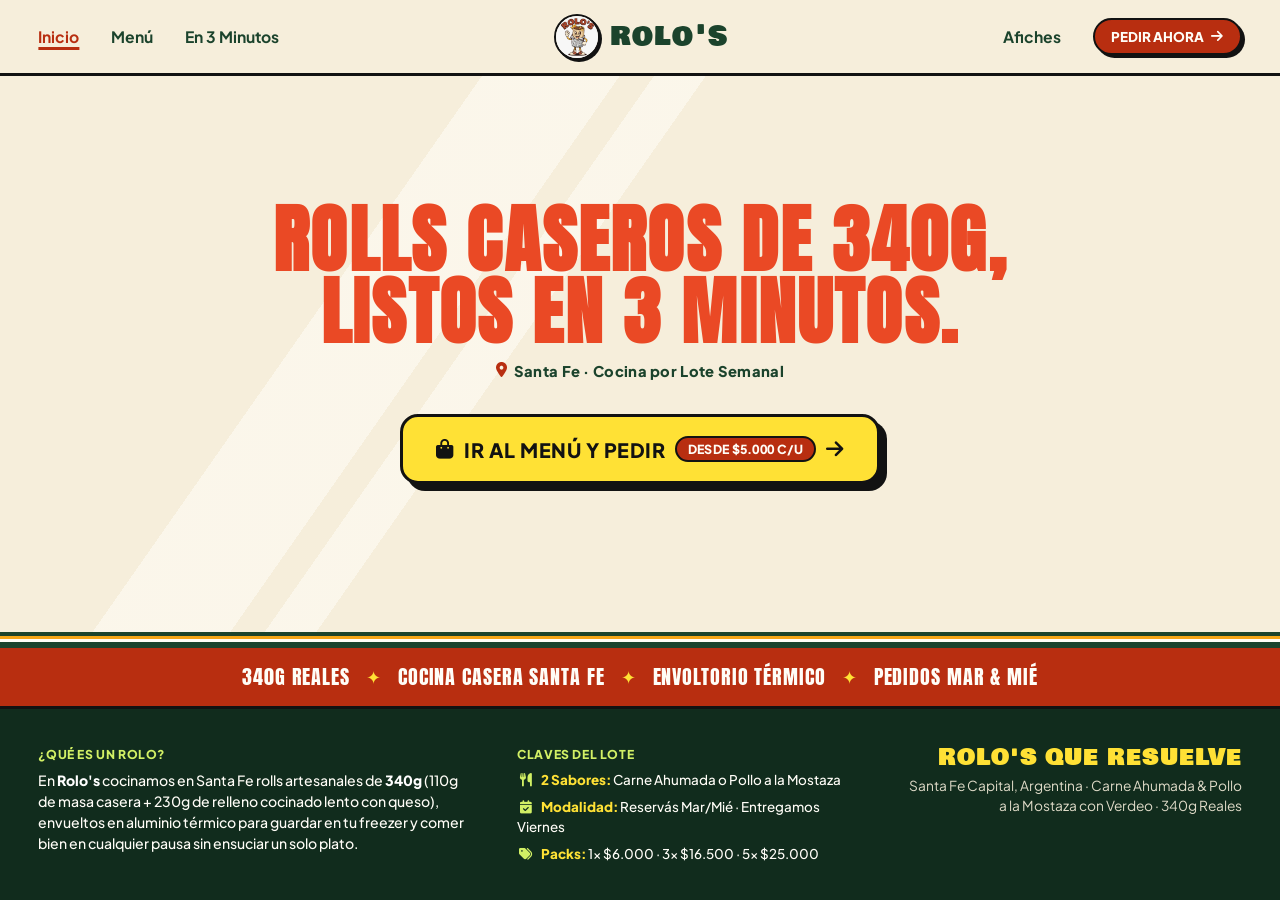
<file: index.html>
<!DOCTYPE html>
<html lang="es">
<head>
  <meta charset="UTF-8">
  <meta name="viewport" content="width=device-width, initial-scale=1.0">
  <title>Rolo's — Carne Ahumada &amp; Pollo a la Mostaza | Comida Casera al Paso</title>
  <meta name="description" content="340 gramos reales de sabor casero: Rolo Clásico de Carne Ahumada y Rolo Pollo a la Mostaza con Verdeo. Pedí tu pack semanal en Santa Fe.">

  <!-- Favicon -->
  <link rel="icon" type="image/jpeg" href="assets/img/logo_mascot.jpg">

  <!-- Google Fonts: Anton (Bitesized Condensed), Bowlby One SC (70s), Pacifico (Script), Plus Jakarta Sans (Neo-Brutalism UI) -->
  <link rel="preconnect" href="https://fonts.googleapis.com">
  <link rel="preconnect" href="https://fonts.gstatic.com" crossorigin>
  <link href="https://fonts.googleapis.com/css2?family=Anton&family=Bowlby+One+SC&family=Pacifico&family=Plus+Jakarta+Sans:wght@500;600;700;800;900&display=swap" rel="stylesheet">

  <!-- Font Awesome -->
  <link rel="stylesheet" href="https://cdnjs.cloudflare.com/ajax/libs/font-awesome/6.4.0/css/all.min.css">

  <!-- Stylesheet -->
  <link rel="stylesheet" href="assets/css/styles.css?v=20261118-2">
</head>
<body>
  <a href="#appViews" class="skip-link">Saltar al contenido</a>

  <!-- Cortina de Transición Full-Screen (estilo La Canaca con logo ROLO'S centrado) -->
  <div class="rolos-page-curtain" id="rolosPageCurtain" aria-hidden="true">
    <div class="curtain-brand-center">
      <img src="assets/img/rolo_clasico.jpg" alt="" class="curtain-logo-img">
      <span class="curtain-logo-wordmark">rolo's</span>
    </div>
  </div>

  <!-- Componente Único Sticky: Header Principal + Sub-header de Vista Secundaria -->
  <header class="site-sticky-header" id="siteStickyHeader">
    <nav class="diner-navbar" aria-label="Navegación principal">
      <ul class="diner-nav-group">
        <li><a href="#inicio" data-view-target="inicio" aria-current="page">Inicio</a></li>
        <li><a href="#menu" data-view-target="menu">Menú</a></li>
        <li><a href="#como-calentar" data-view-target="menu" data-scroll-target="como-calentar">En 3 Minutos</a></li>
      </ul>

      <a href="#inicio" class="diner-brand-logo" data-view-target="inicio">
        <img src="assets/img/rolo_clasico.jpg" alt="Rolo's Mascota">
        <span class="diner-brand-text">rolo's</span>
      </a>

      <ul class="diner-nav-group">
        <li><a href="#afiches" data-view-target="afiches">Afiches</a></li>
        <li><button type="button" class="nav-cta-pill" data-view-target="menu">Pedir Ahora <i class="fas fa-arrow-right" aria-hidden="true"></i></button></li>
      </ul>

      <button type="button" class="nav-cta-pill mobile-nav-cta" data-view-target="menu">
        Pedir <i class="fas fa-arrow-right" aria-hidden="true"></i>
      </button>

      <div class="mobile-header-links" role="navigation" aria-label="Navegación móvil">
        <a href="#inicio" data-view-target="inicio" aria-current="page">Inicio</a>
        <a href="#menu" data-view-target="menu">Menú</a>
        <a href="#como-calentar" data-view-target="menu" data-scroll-target="como-calentar">3 Minutos</a>
        <a href="#afiches" data-view-target="afiches">Afiches</a>
      </div>
    </nav>

    <div class="view-subbar" id="viewSubbar" hidden>
      <span class="view-subbar-label" id="viewSubbarLabel">MENÚ &amp; CÓMO CALENTARLO</span>
    </div>
  </header>

  <main id="appViews">

  <!-- ========================================================================
       VISTA 1: PRINCIPAL / PORTADA (CONDUCE AL MENÚ Y A LOS AFICHES)
       ======================================================================== -->
  <section class="app-view" id="view-home" data-view="inicio" tabindex="-1" aria-label="Inicio de Rolo's">
  <div class="diner-window-frame diner-window-hero">
    <section class="diner-hero-stage">
      <!-- 1. Encabezado principal -->
      <div class="hero-head-block view-stagger-1">
        <h1 class="bitesized-headline hero-title-compact">
          ROLLS CASEROS DE 340G,<br>
          LISTOS EN 3 MINUTOS.
        </h1>
        <p class="hero-location-sub">
          <i class="fas fa-location-dot" aria-hidden="true"></i> Santa Fe · Cocina por Lote Semanal
        </p>
      </div>

      <!-- 2. Acción única directa al menú -->
      <div class="hero-action-row view-stagger-1">
        <button type="button" class="nb-btn nb-btn-cta-hero" id="btnHeroStartOrder" data-view-target="menu">
          <i class="fas fa-shopping-bag" aria-hidden="true"></i>
          <span>IR AL MENÚ Y PEDIR</span>
          <span class="cta-price-tag">Desde $5.000 c/u</span>
          <i class="fas fa-arrow-right" aria-hidden="true"></i>
        </button>
      </div>
    </section>

    <!-- Franja Diner 70s Tipográfica de Cierre -->
    <div class="diner-hero-ribbon" aria-hidden="true">
      <div class="ribbon-stripes-70s"></div>
      <div class="ribbon-feature-bar">
        <span>340G REALES</span>
        <span class="ribbon-star">✦</span>
        <span>COCINA CASERA SANTA FE</span>
        <span class="ribbon-star">✦</span>
        <span>ENVOLTORIO TÉRMICO</span>
        <span class="ribbon-star">✦</span>
        <span>PEDIDOS MAR &amp; MIÉ</span>
      </div>
    </div>
  </div>
  </section>

  <!-- ========================================================================
       VISTA 2: MENÚ COMPLETO + GUÍA DE COCCIÓN EN 3 MINUTOS (CONTENIDO TAL CUAL)
       ======================================================================== -->
  <section class="app-view" id="view-menu" data-view="menu" tabindex="-1" aria-label="Menú y Cómo Cocinar el Rolo" hidden>

  <!-- ========================================================================
       2. FLUJO DE COMPRA DESKTOP (>= 768px): CARTA MENU + MOSTRADOR CHECKOUT
       (La vista de 3 celulares amarillos NO se muestra en Desktop)
       ======================================================================== -->
  <section class="bitesized-tile-section desktop-only-flow" id="carta-diner">
    <div class="desktop-kiosk-grid">

      <!-- COLUMNA IZQUIERDA: LA CARTA INTERACTIVA (SOLO 2 SABORES + PACKS) -->
      <div class="bitesized-menu-sheet">
        <div class="bitesized-menu-inner">
          <div class="menu-sheet-topbar">
            <h2 class="bitesized-menu-header">MENU</h2>
            <!-- Sticker ubicado limpiamente arriba, jamás pisa precios -->
            <div class="menu-header-sticker" title="Mascota Rolo del sabor seleccionado">
              <img src="assets/img/rolo_clasico.jpg" alt="Rolo Clásico Sticker" id="desktopStickerImg">
            </div>
          </div>

          <div class="bitesized-script-divider">
            <span>Armá tu Pedido en 2 Pasos</span>
          </div>

          <!-- PASO 1: Tramos de Pack (indicador automático) -->
          <!-- PASO 1: Combiná los 2 Únicos Sabores de Rolo -->
          <div class="desktop-step-heading">
            <span class="step-badge-num">1</span> Combiná cuántos de cada sabor querés
          </div>
          <ul class="diner-menu-list">
            <!-- Sabor 1: Carne Ahumada -->
            <li class="diner-menu-row active-flavor" data-desktop-flavor="clasico">
              <div class="diner-menu-line">
                <img src="assets/img/rolo_clasico.jpg" alt="Rolo de Carne Ahumada" class="diner-row-thumb">
                <span class="diner-item-name">ROLO CLÁSICO (CARNE AHUMADA)</span>
                <span class="diner-dots"></span>
                <span class="diner-item-price">$6.000</span>
              </div>
              <div class="diner-row-bottom">
                <span class="diner-item-sub">340g · 60% cerdo magro braseado, 40% cebolla caramelizada, queso cremoso y masa casera.</span>
                <div class="counter-float-host" data-counter-host="clasico">
                  <div class="desktop-stepper" aria-label="Cantidad de Rolo Carne Ahumada">
                    <button type="button" class="stepper-btn minus" data-step="dec" data-flavor="clasico" aria-label="Quitar uno de Carne">−</button>
                    <span class="stepper-qty" id="desktopQtyClasico">0</span>
                    <button type="button" class="stepper-btn" data-step="inc" data-flavor="clasico" aria-label="Sumar uno de Carne">+</button>
                  </div>
                </div>
              </div>
            </li>

            <!-- Sabor 2: Pollo a la Mostaza con Verdeo -->
            <li class="diner-menu-row" data-desktop-flavor="pollo">
              <div class="diner-menu-line">
                <img src="assets/img/rolo_pollo.jpg" alt="Rolo de Pollo a la Mostaza" class="diner-row-thumb">
                <span class="diner-item-name">POLLO A LA MOSTAZA CON VERDEO</span>
                <span class="diner-dots"></span>
                <span class="diner-item-price">$6.000</span>
              </div>
              <div class="diner-row-bottom">
                <span class="diner-item-sub">340g · Suprema desmechada en salsa suave de mostaza gourmet, verdeo fresco y muzzarella.</span>
                <div class="counter-float-host" data-counter-host="pollo">
                  <div class="desktop-stepper" aria-label="Cantidad de Rolo Pollo a la Mostaza">
                    <button type="button" class="stepper-btn minus" data-step="dec" data-flavor="pollo" aria-label="Quitar uno de Pollo">−</button>
                    <span class="stepper-qty" id="desktopQtyPollo">0</span>
                    <button type="button" class="stepper-btn" data-step="inc" data-flavor="pollo" aria-label="Sumar uno de Pollo">+</button>
                  </div>
                </div>
              </div>
            </li>
          </ul>

          <!-- Tramos de Pack (indicador automático) -->
          <div class="desktop-pack-pills" aria-label="Tramos de precio por cantidad">
            <div class="pack-pill-btn is-readonly" data-desktop-pack="1">
              <span class="pack-pill-tag">Precio unidad</span>
              <span class="pack-pill-title">1 ROLO</span>
              <span class="pack-pill-price">$6.000</span>
            </div>
            <div class="pack-pill-btn is-readonly" data-desktop-pack="3">
              <span class="pack-pill-tag">Trío · $5.500 c/u</span>
              <span class="pack-pill-title">PACK X 3</span>
              <span class="pack-pill-price"><span class="pack-pill-old">$18.000</span>$16.500</span>
            </div>
            <div class="pack-pill-btn is-readonly" data-desktop-pack="5">
              <span class="pack-pill-tag"><i class="fas fa-star" aria-hidden="true"></i> $5.000 c/u</span>
              <span class="pack-pill-title">PACK X 5</span>
              <span class="pack-pill-price"><span class="pack-pill-old">$30.000</span>$25.000</span>
            </div>
          </div>

          <!-- Aviso Inteligente de Descuento en Vivo -->
          <div class="desktop-promo-nudge" id="desktopPromoNudge" role="status" aria-live="polite">
            <i class="fas fa-hand-point-up"></i>
            <span>Sumá al menos 1 Rolo de Carne o Pollo arriba para preparar tu pedido.</span>
          </div>
        </div>
      </div>

      <!-- COLUMNA DERECHA (STICKY): VISOR DE MASCOTA ROLO + CHECKOUT WHATSAPP -->
      <aside class="desktop-counter-panel" aria-labelledby="desktopCounterHeading">
        <div class="desktop-step-heading" id="desktopCounterHeading" style="margin-bottom: 0.65rem;">
          <span class="step-badge-num">2</span> Tu Rolo en vivo &amp; envío por WhatsApp
        </div>

        <!-- Visor Dinámico de Mascota(s) Seleccionada(s) -->
        <div class="counter-mascot-stage">
          <div class="counter-mascot-avatars" id="desktopShowcaseAvatars">
            <div class="counter-avatar-card">
              <img src="assets/img/rolo_clasico.jpg" alt="Mascota Rolo Clásico" id="desktopShowcaseImg">
            </div>
          </div>
          <div class="counter-flavor-title" id="desktopShowcaseTitle">Rolo Clásico (Carne Ahumada)</div>
          <div class="mascot-speech-pill" id="desktopShowcaseSpeech">
            "¡El rey indiscutido con carne ahumada y queso fundente!"
          </div>
          <div class="counter-ingredients-text" id="desktopShowcaseIngredients">
            <strong>340g reales:</strong> 60% cerdo magro braseado + 40% cebolla caramelizada ahumada + 30g queso cremoso en masa casera de 110g.
          </div>
        </div>

        <!-- Resumen Ticket -->
        <div class="counter-ticket-summary">
          <div>
            <strong style="font-size: 0.88rem; display: block;" id="desktopTicketTitle">SIN ROLO SELECCIONADO</strong>
            <span class="ticket-items-text" id="desktopTicketItems">Elegí al menos 1 Rolo</span>
          </div>
          <div class="ticket-price-box">
            <span class="ticket-old-price" id="desktopTicketOld" hidden>$0</span>
            <span class="ticket-final-price" id="desktopTicketFinal">$0</span>
          </div>
        </div>

        <!-- Formulario Accesible Desktop Checkout -->
        <form id="desktopOrderForm" novalidate aria-labelledby="desktopCounterHeading">
          <div class="nb-field">
            <label for="dClientName">Tu Nombre y Apellido <span aria-hidden="true">*</span></label>
            <input type="text" id="dClientName" name="client_name" class="nb-input" placeholder="Ej: Lucas Gómez" autocomplete="name" enterkeyhint="next" required aria-invalid="false" data-error="dNameError">
            <span class="nb-field-error" id="dNameError"></span>
          </div>

          <div class="nb-field">
            <label for="dClientZone">Zona / Entrega en Santa Fe</label>
            <select id="dClientZone" name="client_zone" class="nb-input">
              <option value="Facultades (Junín y Pje. San Martín / UNL / UTN)">Facultades (Junín y Pje. San Martín)</option>
              <option value="Shopping / Peatonal San Martín">Shopping / Peatonal San Martín</option>
              <option value="Bulevar Gálvez / Pellegrini">Bulevar Gálvez / Pellegrini</option>
              <option value="Envío a Domicilio Viernes 23">Envío a Domicilio (Viernes 23)</option>
            </select>
          </div>

          <div class="nb-field" id="dAddressField" hidden>
            <label for="dClientAddress">Dirección de envío en Santa Fe <span aria-hidden="true">*</span></label>
            <input type="text" id="dClientAddress" name="client_address" class="nb-input" placeholder="Ej: San Jerónimo 2400 / Piso y Depto" autocomplete="street-address" enterkeyhint="done" aria-invalid="false" data-error="dAddrError">
            <span class="nb-field-error" id="dAddrError"></span>
          </div>

          <fieldset class="nb-fieldset">
            <legend>Medio de Pago</legend>
            <div class="nb-radio-group">
              <label class="nb-radio-option">
                <input type="radio" name="d_payment" value="Transferencia / Alias" checked> Transferencia / Alias
              </label>
              <label class="nb-radio-option">
                <input type="radio" name="d_payment" value="Efectivo al recibir"> Efectivo al recibir
              </label>
            </div>
          </fieldset>

          <!-- Metodología del Negocio + Countdown del Lote -->
          <div class="counter-methodology-card">
            <div class="methodology-header">
              <span class="methodology-tag"><i class="fas fa-calendar-check" aria-hidden="true"></i> Pedido por Lote</span>
              <span class="methodology-timer">
                Cierra: <strong class="counter-countdown-digits" id="desktopCountdownText">02d : 10h : 06m</strong>
              </span>
            </div>
            <div class="methodology-grid">
              <div class="methodology-step">
                <strong>1. Reservás tu lugar</strong>
                <span>Martes 20 y Miérc. 21</span>
                <small>Tomamos reservas hasta el cierre para cocinar sin sobrestock.</small>
              </div>
              <div class="methodology-step">
                <strong>2. Día de entrega</strong>
                <span>Viernes 23 en Santa Fe</span>
                <small>Recibís tus rolos frescos y envasados, listos para calentar en 3 min.</small>
              </div>
            </div>
          </div>

          <button type="submit" class="nb-btn nb-btn-red" id="dSubmitBtn" style="width: 100%; font-size: 0.98rem;">
            <i class="fab fa-whatsapp" style="font-size: 1.25rem;"></i>
            <span id="dSubmitLabel">ENVIAR PEDIDO ($0)</span>
          </button>
          <p id="dFormStatus" role="status" aria-live="polite" style="font-size: 0.78rem; font-weight: 800; color: var(--diner-green); text-align: center; margin-top: 0.45rem;"></p>
        </form>
      </aside>

    </div>
  </section>

  <!-- ========================================================================
       3. APP MOBILE-FIRST (@sepidy — SOLO VISIBLE EN MOBILE < 768px)
       ======================================================================== -->
  <section class="sepidy-app-section mobile-only-app" id="app-neobrutalista">
    <div class="sepidy-mobile-shell">

      <!-- PANTALLA 1 CON SLIDE: SELECTOR DE ROLOS -> FORMULARIO DE DATOS -->
      <article class="sepidy-phone-frame" id="phoneScreenCatalog" data-screen="catalog">
        <div class="m-order-stage" id="mOrderStage" data-mobile-step="select">
          <!-- PASO 1 MOBILE: SELECTOR DE ROLOS -->
          <div class="m-step-panel m-step-select" id="mStepSelect" data-step-panel="select">
            <div class="sepidy-profile-bar">
              <div class="sepidy-profile-left">
                <img src="assets/img/rolo_clasico.jpg" alt="Rolo Avatar" class="sepidy-avatar" id="mHeaderAvatar1">
                <div class="sepidy-user-meta">
                  <h3>Armá tu Pedido</h3>
                  <span class="sepidy-handle-pill" id="mCartBadgeHandle">0 Rolo(s) cargados</span>
                </div>
              </div>
              <button type="button" class="sepidy-edit-dot" id="mBtnClearCart" aria-label="Reiniciar orden" style="background: #FFF;">
                <i class="fas fa-redo-alt" aria-hidden="true"></i>
              </button>
            </div>

            <div class="sepidy-inner-sheet">
              <div id="mCatalogPanel">
                <!-- Tarjeta 1: Carne Ahumada -->
                <div class="sepidy-challenge-item" data-m-card="clasico">
                  <div class="sepidy-mini-author">
                    <img src="assets/img/rolo_clasico.jpg" alt="Rolo Clásico">
                    <div class="sepidy-user-meta">
                      <h3>Carne Ahumada y Queso</h3>
                      <p>340g · Cerdo braseado, cebolla caramelizada y queso cremoso.</p>
                    </div>
                  </div>
                  <div class="sepidy-dual-btns">
                    <button type="button" class="sepidy-action-btn cyan m-btn-preview" data-flavor="clasico">VER ROLO</button>
                    <div class="counter-float-host" data-counter-host="clasico">
                      <div class="m-inline-stepper" aria-label="Cantidad de Carne Ahumada">
                        <button type="button" class="m-step-btn" data-m-step="dec" data-flavor="clasico" aria-label="Quitar uno de Carne Ahumada">−</button>
                        <span class="m-step-qty" id="mCardQtyClasico">0</span>
                        <button type="button" class="m-step-btn plus" data-m-step="inc" data-flavor="clasico" aria-label="Sumar uno de Carne Ahumada">+</button>
                      </div>
                    </div>
                  </div>
                </div>

                <!-- Tarjeta 2: Pollo a la Mostaza con Verdeo -->
                <div class="sepidy-challenge-item" data-m-card="pollo">
                  <div class="sepidy-mini-author">
                    <img src="assets/img/rolo_pollo.jpg" alt="Rolo Pollo a la Mostaza">
                    <div class="sepidy-user-meta">
                      <h3>Pollo a la Mostaza con Verdeo</h3>
                      <p>340g · Suprema desmechada, mostaza suave, verdeo y muzzarella.</p>
                    </div>
                  </div>
                  <div class="sepidy-dual-btns">
                    <button type="button" class="sepidy-action-btn cyan m-btn-preview" data-flavor="pollo">VER ROLO</button>
                    <div class="counter-float-host" data-counter-host="pollo">
                      <div class="m-inline-stepper" aria-label="Cantidad de Pollo a la Mostaza">
                        <button type="button" class="m-step-btn" data-m-step="dec" data-flavor="pollo" aria-label="Quitar uno de Pollo">−</button>
                        <span class="m-step-qty" id="mCardQtyPollo">0</span>
                        <button type="button" class="m-step-btn plus" data-m-step="inc" data-flavor="pollo" aria-label="Sumar uno de Pollo">+</button>
                      </div>
                    </div>
                  </div>
                </div>
              </div>
            </div>

            <!-- Banner simple de descuentos por cantidad -->
            <div class="m-discount-banner" aria-label="Descuentos por cantidad">
              <div class="m-discount-title">Llevando más, pagás menos</div>
              <div class="m-discount-tiers">
                <div class="m-tier-pill" data-mobile-pack="1">
                  <span class="m-tier-qty">1 Rolo</span>
                  <strong class="m-tier-price">$6.000</strong>
                </div>
                <div class="m-tier-pill" data-mobile-pack="3">
                  <span class="m-tier-qty">Pack x3</span>
                  <strong class="m-tier-price">$16.500</strong>
                  <small>$5.500 c/u</small>
                </div>
                <div class="m-tier-pill" data-mobile-pack="5">
                  <span class="m-tier-qty">Pack x5</span>
                  <strong class="m-tier-price">$25.000</strong>
                  <small>$5.000 c/u</small>
                </div>
              </div>
            </div>

            <!-- Resumen compacto + Botón Siguiente -->
            <div class="m-total-box m-total-box-compact">
              <div>
                <span class="m-total-label" id="mSelectComboLabel">SIN ROLO SELECCIONADO</span>
                <span class="m-total-items" id="mSelectSummaryItems">Elegí al menos 1 Rolo</span>
              </div>
              <div class="m-total-price" id="mSelectFinalTotal">$0</div>
            </div>

            <button type="button" class="nb-btn nb-btn-red m-next-step-btn" id="mBtnNextToCheckout">
              <span id="mNextStepLabel">SIGUIENTE · TUS DATOS</span>
              <i class="fas fa-arrow-right" aria-hidden="true"></i>
            </button>
            <p class="m-step-nudge-msg" id="mSelectStepStatus" role="status" aria-live="polite"></p>
          </div>

          <!-- PASO 2 MOBILE: FORMULARIO DESLIZABLE ENCIMA DEL SELECTOR -->
          <div class="m-step-panel m-step-checkout" id="mStepCheckout" data-step-panel="checkout" aria-hidden="true" inert>
            <button type="button" class="m-back-bar" id="mBtnBackToSelect">
              <i class="fas fa-arrow-left" aria-hidden="true"></i>
              <span>VOLVER A ELEGIR ROLOS</span>
            </button>

            <div class="sepidy-inner-sheet" id="mobileCheckoutSection" style="margin-bottom: 0;">
              <div class="m-total-box">
                <div>
                  <span class="m-total-label" id="mCartComboLabel">SIN ROLO SELECCIONADO</span>
                  <span class="m-total-items" id="mCartSummaryItems">Elegí al menos 1 Rolo</span>
                  <span class="m-total-old" id="mCartOldTotal" hidden>$0</span>
                </div>
                <div class="m-total-price" id="mCartFinalTotal">$0</div>
              </div>

              <div class="m-methodology-strip">
                <span><strong>1. Reservás:</strong> Mar 20 y Mié 21</span>
                <span><strong>2. Recibís:</strong> Vie 23</span>
              </div>

              <form id="mobileOrderForm" novalidate aria-label="Finalizar pedido en móvil">
                <div class="nb-field">
                  <label for="mClientName">Tu Nombre <span aria-hidden="true">*</span></label>
                  <input type="text" id="mClientName" name="m_client_name" class="nb-input" placeholder="Ej: Lucas Gómez" autocomplete="name" enterkeyhint="next" required aria-invalid="false" data-error="mNameError">
                  <span class="nb-field-error" id="mNameError"></span>
                </div>

                <div class="nb-field">
                  <label for="mClientZone">Entrega en Santa Fe</label>
                  <select id="mClientZone" name="m_client_zone" class="nb-input">
                    <option value="Facultades (Junín y Pje. San Martín / UNL / UTN)">Facultades (Junín y Pje. San Martín)</option>
                    <option value="Shopping / Peatonal San Martín">Shopping / Peatonal San Martín</option>
                    <option value="Bulevar Gálvez / Pellegrini">Bulevar Gálvez / Pellegrini</option>
                    <option value="Envío a Domicilio Viernes 23">Envío a Domicilio (Viernes 23)</option>
                  </select>
                </div>

                <div class="nb-field" id="mAddressField" hidden>
                  <label for="mClientAddress">Dirección de envío en Santa Fe <span aria-hidden="true">*</span></label>
                  <input type="text" id="mClientAddress" name="m_client_address" class="nb-input" placeholder="Ej: San Jerónimo 2400 / Piso y Depto" autocomplete="street-address" enterkeyhint="done" aria-invalid="false" data-error="mAddrError">
                  <span class="nb-field-error" id="mAddrError"></span>
                </div>

                <fieldset class="nb-fieldset">
                  <legend>Medio de Pago</legend>
                  <div class="nb-radio-group">
                    <label class="nb-radio-option">
                      <input type="radio" name="m_payment" value="Transferencia / Alias" checked> Transferencia
                    </label>
                    <label class="nb-radio-option">
                      <input type="radio" name="m_payment" value="Efectivo al recibir"> Efectivo
                    </label>
                  </div>
                </fieldset>

                <button type="submit" class="nb-btn nb-btn-red" id="mSubmitBtn" style="width: 100%; font-size: 0.92rem;">
                  <i class="fab fa-whatsapp" style="font-size: 1.2rem;" aria-hidden="true"></i>
                  <span id="mSubmitLabel">ENVIAR POR WHATSAPP ($0)</span>
                </button>
                <p id="mFormStatus" role="status" aria-live="polite" style="font-size: 0.78rem; font-weight: 800; color: var(--diner-green); text-align: center; margin-top: 0.45rem;"></p>
              </form>
            </div>
          </div>
        </div>
      </article>

      <!-- PANTALLA 2: MASCOTA ROLO EN VIVO + COUNTDOWN DEL LOTE -->
      <article class="sepidy-phone-frame" id="phoneScreenLote" data-screen="lote" hidden>
        <div>
          <button type="button" class="m-back-bar" id="mBtnBackToCatalog">
            <i class="fas fa-arrow-left" aria-hidden="true"></i>
            <span>VOLVER AL PEDIDO</span>
          </button>

          <div class="sepidy-profile-bar">
            <div class="sepidy-profile-left">
              <img src="assets/img/rolo_clasico.jpg" alt="Rolo Activo" class="sepidy-avatar" id="mLiveAvatarTop">
              <div class="sepidy-user-meta">
                <h3 id="mLiveHeaderName">Rolo Clásico</h3>
                <span class="sepidy-handle-pill" id="mLiveHeaderHandle">@rolo.clasico</span>
                <p>Masa casera 110g + 230g relleno</p>
              </div>
            </div>
            <button type="button" class="sepidy-edit-dot" id="mSwitchFlavorQuick" aria-label="Alternar entre Carne y Pollo">
              <i class="fas fa-sync-alt"></i>
            </button>
          </div>

          <div class="sepidy-inner-sheet">
            <div class="sepidy-item-title">Lote Octubre · Preventa Semanal</div>
            <div class="sepidy-difficulty-row">
              <span>Tocá abajo para cambiar entre Carne y Pollo</span>
            </div>

            <!-- Botón rápido de cambio de personaje -->
            <div class="sepidy-dual-btns" style="margin-bottom: 0.55rem;">
              <button type="button" class="sepidy-action-btn yellow m-btn-preview" data-flavor="clasico"><i class="fas fa-bacon" aria-hidden="true"></i> Carne</button>
              <button type="button" class="sepidy-action-btn cyan m-btn-preview" data-flavor="pollo"><i class="fas fa-drumstick-bite" aria-hidden="true"></i> Pollo</button>
            </div>

            <div class="mascot-live-stage">
              <img src="assets/img/rolo_clasico.jpg" alt="Mascota Rolo Dinámica" id="mShowcaseImg">
              <div class="mascot-speech-pill" id="mShowcaseSpeech">
                "¡El rey indiscutido con carne ahumada y queso fundente!"
              </div>
            </div>

            <p style="font-size: 0.9rem; font-weight: 700; color: var(--nb-black); line-height: 1.48; margin-bottom: 0.55rem;" id="mShowcaseIngredients">
              <strong>Ingredientes (340g):</strong> 60% cerdo magro braseado + 40% cebolla caramelizada ahumada + 30g queso cremoso.
            </p>

            <div class="sepidy-stats-row">
              <span>Pedidos: Martes 20 y Miérc. 21</span>
              <span>Entrega: Viernes 23</span>
            </div>

            <div class="sepidy-countdown-grid" aria-label="Tiempo restante para cierre de pedidos">
              <div class="countdown-unit">
                <div class="countdown-box" id="cdDays">02</div>
                <div class="countdown-label">Días</div>
              </div>
              <div class="countdown-colon">:</div>
              <div class="countdown-unit">
                <div class="countdown-box" id="cdHours">10</div>
                <div class="countdown-label">Horas</div>
              </div>
              <div class="countdown-colon">:</div>
              <div class="countdown-unit">
                <div class="countdown-box" id="cdMins">06</div>
                <div class="countdown-label">Mins</div>
              </div>
            </div>

            <button type="button" class="sepidy-action-btn yellow" id="mBtnAddSelected" style="width: 100%; font-size: 0.85rem;">
              ¡SUMAR 1 Y VOLVER AL PEDIDO! +
            </button>
          </div>
        </div>
      </article>

    </div>
  </section>

  <!-- ========================================================================
       4. GUÍA DE REGENERACIÓN EN 3 MINUTOS
       ======================================================================== -->
  <section class="nb-info-section reheat-section" id="como-calentar">
    <div class="container">
      <header class="reheat-header">
        <h2 class="bitesized-headline reheat-headline">
          ABRIR EL FREEZER, 3 MINUTOS DE CALOR Y A DISFRUTAR.
        </h2>
        <p class="reheat-lead">
          Su envoltorio térmico de aluminio de 40 cm conserva la humedad y te permite comerlo con una mano en la oficina, la facultad o en casa, sin ensuciar un solo plato.
        </p>
      </header>

      <ol class="reheat-table" aria-label="Métodos para calentar tu Rolo">
        <li class="reheat-row">
          <div class="reheat-row-top">
            <span class="reheat-num">01</span>
            <span class="reheat-badge">Más crocante · Con aluminio</span>
          </div>
          <h3><i class="fas fa-fire-burner" aria-hidden="true"></i> En Sartén o Plancha</h3>
          <p>Apoyá tu Rolo envuelto en su aluminio sobre la sartén caliente a fuego medio, <strong>3 min por lado</strong>. La masa casera saborizada queda dorada y crujiente.</p>
        </li>

        <li class="reheat-row">
          <div class="reheat-row-top">
            <span class="reheat-num">02</span>
            <span class="reheat-badge">Calor envolvente · Con aluminio</span>
          </div>
          <h3><i class="fas fa-temperature-high" aria-hidden="true"></i> En Horno o Airfryer</h3>
          <p>Llevalo directo con su papel aluminio a <strong>180°C durante 6 a 8 min</strong>. El corazón de queso se funde por completo sin perder una gota de jugosidad.</p>
        </li>

        <li class="reheat-row reheat-row-alert">
          <div class="reheat-row-top">
            <span class="reheat-num">03</span>
            <span class="reheat-badge reheat-badge-warn">Sin aluminio · Exprés</span>
          </div>
          <h3><i class="fas fa-bolt" aria-hidden="true"></i> En Microondas</h3>
          <p><strong>Retirá el aluminio primero</strong>, envolvelo en servilleta de papel y dale <strong>1:30 a 2 min</strong> a potencia máxima. Listo para tu descanso.</p>
        </li>
      </ol>
    </div>
  </section>
  </section>

  <!-- ========================================================================
       VISTA 3: AFICHES DE ROLO'S (GALERÍA DE FLYERS 70s)
       ======================================================================== -->
  <section class="app-view" id="view-afiches" data-view="afiches" tabindex="-1" aria-label="Afiches de Rolo's" hidden>

  <section class="nb-info-section" id="galeria-retro" style="background: var(--diner-cream-light);">
    <div class="container">
      <div class="afiches-header">
        <h2 class="bitesized-headline" style="font-size: clamp(2.1rem, 4.8vw, 3.3rem); margin-bottom: 0.4rem;">
          COLECCIÓN DE AFICHES DE ROLO'S
        </h2>
        <p style="font-weight: 600;">Campaña gráfica 1970s · Tocá cualquier flyer para abrirlo en pantalla completa.</p>
      </div>

      <div class="flyers-grid-4">
        <article class="nb-flyer-card">
          <button type="button" class="nb-flyer-trigger" data-flyer-img="assets/img/flyer_octubre_v1_protagonista.jpg" data-flyer-title="Promo Lanzamiento Octubre: ¡Rolo's que Resuelve!" aria-label="Ampliar afiche: Promo Oficial Octubre">
            <img src="assets/img/flyer_octubre_v1_protagonista.jpg" alt="Flyer Promo Octubre Rolo's" loading="lazy">
            <h3><i class="fas fa-tag" aria-hidden="true"></i> Promo Oficial Octubre</h3>
            <p>1x $6.000 · 3x $16.500 · 5x $25.000. Toma de pedidos Martes 20 y Miércoles 21 · Entrega Viernes 23.</p>
          </button>
        </article>

        <article class="nb-flyer-card">
          <button type="button" class="nb-flyer-trigger" data-flyer-img="assets/img/flyer_relax.jpg" data-flyer-title="Rolo's Presents: ¡Guardá la Esponja!" aria-label="Ampliar afiche: ¡Guardá la Esponja!">
            <img src="assets/img/flyer_relax.jpg" alt="Flyer Guardá la Esponja" loading="lazy">
            <h3><i class="fas fa-couch" aria-hidden="true"></i> ¡Guardá la Esponja!</h3>
            <p>Hoy los platos quedan de adorno en la bacha. Tu descanso no se negocia.</p>
          </button>
        </article>

        <article class="nb-flyer-card">
          <button type="button" class="nb-flyer-trigger" data-flyer-img="assets/img/flyer_freezer.jpg" data-flyer-title="Saturday Morning Freezer Sensation" aria-label="Ampliar afiche: Freezer Sensation">
            <img src="assets/img/flyer_freezer.jpg" alt="Flyer Freezer Sensation" loading="lazy">
            <h3><i class="fas fa-snowflake" aria-hidden="true"></i> Freezer Sensation</h3>
            <p>Stockeá tu congelador con los Fast-Packs de Rolo's y olvidate de cocinar.</p>
          </button>
        </article>

        <article class="nb-flyer-card">
          <button type="button" class="nb-flyer-trigger" data-flyer-img="assets/img/flyer_delivery.jpg" data-flyer-title="Burrito Blast: Reparto de Viernes y Sábados" aria-label="Ampliar afiche: Burrito Blast Delivery">
            <img src="assets/img/flyer_delivery.jpg" alt="Flyer Burrito Blast" loading="lazy">
            <h3><i class="fas fa-motorcycle" aria-hidden="true"></i> Burrito Blast Delivery</h3>
            <p>Te segundeamos el turno de hoy y el de mañana también en toda Santa Fe.</p>
          </button>
        </article>
      </div>
    </div>
  </section>
  </section>

  </main>

  <!-- Footer -->
  <footer class="diner-footer">
    <div class="footer-grid">
      <div class="footer-col-story">
        <span class="footer-heading">¿Qué es un Rolo?</span>
        <p class="footer-copy">
          En <strong>Rolo's</strong> cocinamos en Santa Fe rolls artesanales de <strong>340g</strong> (110g de masa casera + 230g de relleno cocinado lento con queso), envueltos en aluminio térmico para guardar en tu freezer y comer bien en cualquier pausa sin ensuciar un solo plato.
        </p>
      </div>

      <div class="footer-col-facts">
        <span class="footer-heading">Claves del Lote</span>
        <ul class="footer-facts-list">
          <li><i class="fas fa-utensils" aria-hidden="true"></i> <strong>2 Sabores:</strong> Carne Ahumada o Pollo a la Mostaza</li>
          <li><i class="fas fa-calendar-check" aria-hidden="true"></i> <strong>Modalidad:</strong> Reservás Mar/Mié · Entregamos Viernes</li>
          <li><i class="fas fa-tags" aria-hidden="true"></i> <strong>Packs:</strong> 1x $6.000 · 3x $16.500 · 5x $25.000</li>
        </ul>
      </div>

      <div class="footer-col-brand">
        <p class="footer-brand-title">ROLO'S QUE RESUELVE</p>
        <p class="footer-brand-sub">Santa Fe Capital, Argentina · Carne Ahumada &amp; Pollo a la Mostaza con Verdeo · 340g Reales</p>
      </div>
    </div>
  </footer>

  <!-- Barra de Navegación Flotante Mobile-First (Solo visible en < 768px y dentro de Vista Menú) -->
  <nav class="mobile-sticky-dock" id="mobileStickyDock" aria-label="Navegación de la app móvil" hidden>
    <button type="button" class="sepidy-nav-item" data-mobile-tab="catalog" aria-pressed="true">
      <i class="fas fa-utensils"></i>
      <span>Pedido</span>
    </button>
    <button type="button" class="sepidy-nav-item" data-mobile-tab="lote" aria-pressed="false">
      <i class="fas fa-clock"></i>
      <span>Ver Rolo</span>
    </button>
    <button type="button" class="sticky-checkout-btn" id="mStickyGoCheckout">
      <span id="mStickyCheckoutText">FINALIZAR (0) · $0</span>
      <i class="fas fa-arrow-down" aria-hidden="true"></i>
    </button>
  </nav>

  <!-- Modal Lightbox Nativo <dialog closedby="any"> -->
  <dialog id="flyerDialog" class="nb-dialog" closedby="any" aria-labelledby="dialogTitle">
    <form method="dialog" style="display: flex; justify-content: space-between; align-items: center; margin-bottom: 0.75rem;">
      <h2 id="dialogTitle" style="font-family: var(--font-condensed); font-size: 1.35rem; text-transform: uppercase;">Flyer Rolo's</h2>
      <button type="submit" id="dialogCloseBtn" class="sepidy-action-btn yellow" style="padding: 0.3rem 0.7rem;" autofocus>CERRAR ✕</button>
    </form>
    <div id="dialogImgSlot"></div>
  </dialog>

  <script src="assets/js/main.js?v=20261118-1"></script>
</body>
</html>
</file>
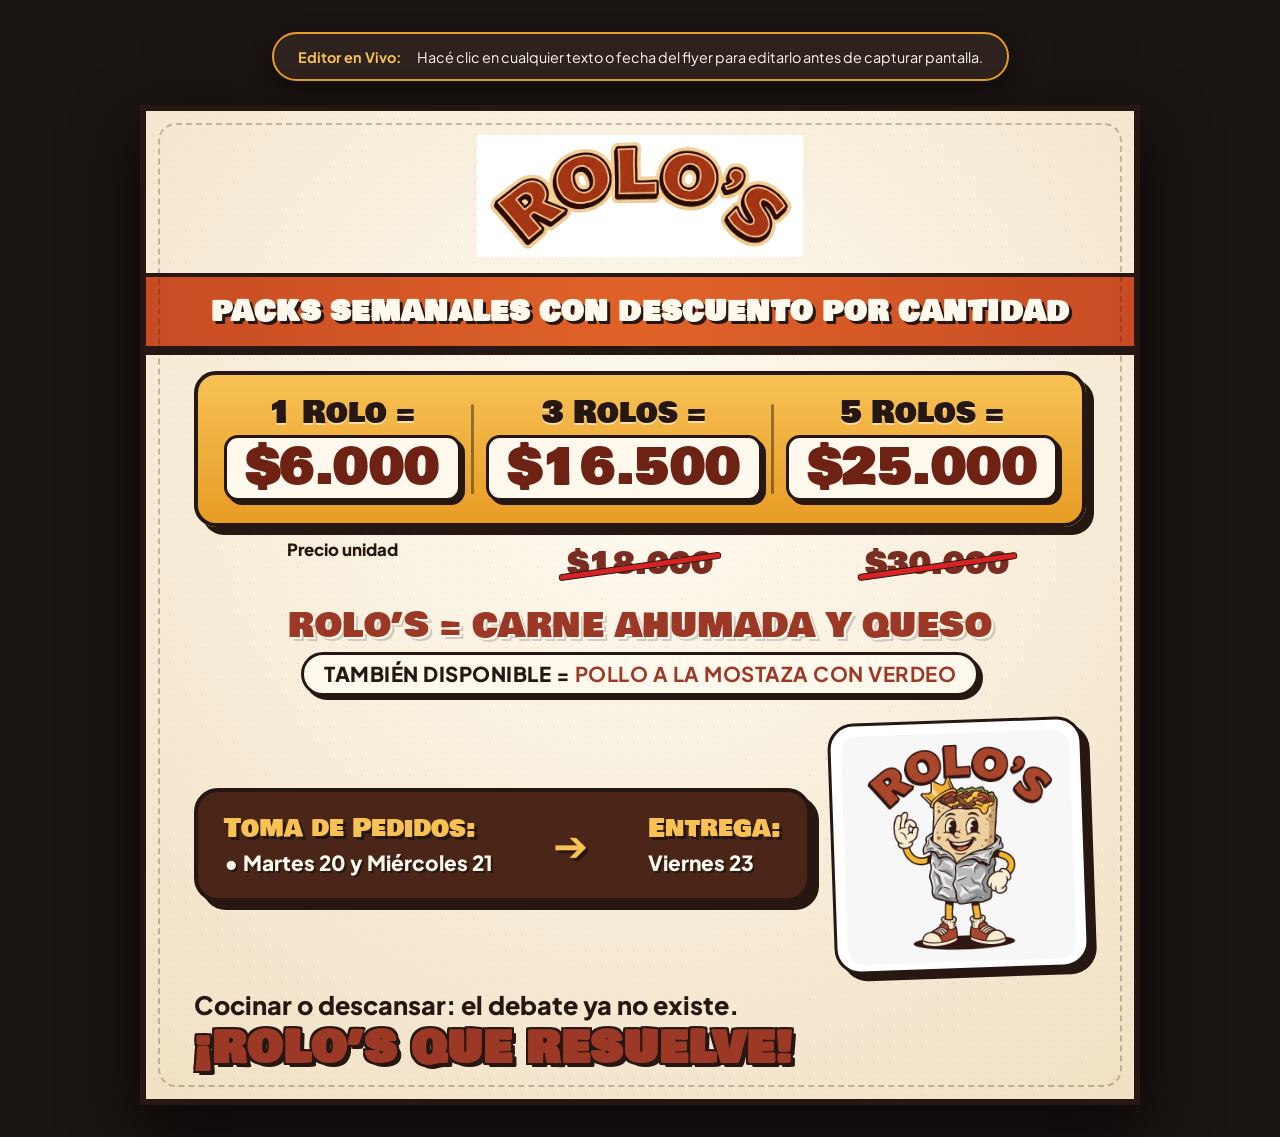
<file: flyer-octubre.html>
<!DOCTYPE html>
<html lang="es">
<head>
  <meta charset="UTF-8">
  <meta name="viewport" content="width=device-width, initial-scale=1.0">
  <title>Flyer Oficial Octubre — Rolo's (Editable 1080x1080)</title>
  <link rel="preconnect" href="https://fonts.googleapis.com">
  <link rel="preconnect" href="https://fonts.gstatic.com" crossorigin>
  <link href="https://fonts.googleapis.com/css2?family=Bowlby+One+SC&family=Plus+Jakarta+Sans:wght@600;700;800;900&family=Righteous&display=swap" rel="stylesheet">
  <style>
    :root {
      --terracotta: #9C3826;
      --terracotta-dark: #6E2214;
      --espresso: #261712;
      --mustard: #E89C25;
      --mustard-light: #F7C154;
      --cream-bg: #F7EBD5;
      --cream-light: #FFF9ED;
    }

    * {
      box-sizing: border-box;
      margin: 0;
      padding: 0;
    }

    body {
      background: #1a1412;
      font-family: 'Plus Jakarta Sans', sans-serif;
      display: flex;
      flex-direction: column;
      align-items: center;
      justify-content: center;
      min-height: 100vh;
      padding: 2rem;
      color: var(--espresso);
    }

    .toolbar {
      background: #2d221e;
      color: var(--cream-light);
      padding: 0.85rem 1.5rem;
      border-radius: 999px;
      margin-bottom: 1.5rem;
      display: flex;
      align-items: center;
      gap: 1rem;
      font-size: 0.9rem;
      border: 2px solid var(--mustard);
      box-shadow: 0 8px 24px rgba(0,0,0,0.4);
    }

    .toolbar span {
      font-weight: 700;
      color: var(--mustard-light);
    }

    /* Canvas cuadrado 1080x1080 escalable */
    .flyer-canvas {
      width: 1000px;
      height: 1000px;
      background-color: var(--cream-bg);
      background-image: 
        radial-gradient(rgba(156, 56, 38, 0.07) 1.5px, transparent 1.5px),
        radial-gradient(circle at 50% 35%, rgba(255, 253, 245, 0.9) 0%, rgba(240, 222, 192, 0.85) 100%);
      background-size: 16px 16px, 100% 100%;
      position: relative;
      overflow: hidden;
      border: 6px solid var(--espresso);
      box-shadow: 0 24px 60px rgba(0,0,0,0.65);
      display: flex;
      flex-direction: column;
      justify-content: space-between;
      padding: 20px 0 24px;
    }

    /* Marco interior estilo póster vintage 70s */
    .flyer-canvas::before {
      content: "";
      position: absolute;
      inset: 12px;
      border: 2.5px dashed rgba(38, 23, 18, 0.25);
      border-radius: 18px;
      pointer-events: none;
      z-index: 10;
    }

    /* 1. CABECERA LOGO ARQUEADO */
    .header-logo {
      display: flex;
      justify-content: center;
      align-items: center;
      padding: 4px 0 10px;
      position: relative;
      z-index: 2;
    }

    .header-logo img {
      height: 122px;
      width: auto;
      object-fit: contain;
      mix-blend-mode: multiply;
      filter: contrast(1.08) brightness(1.03);
    }

    /* 2. CINTA NARANJA DE LANZAMIENTO */
    .promo-ribbon {
      background: linear-gradient(90deg, #C84B24 0%, #DF6328 50%, #C84B24 100%);
      border-top: 4px solid var(--espresso);
      border-bottom: 4px solid var(--espresso);
      padding: 13px 24px;
      text-align: center;
      box-shadow: 0 5px 0 var(--espresso);
      position: relative;
      z-index: 3;
    }

    .promo-ribbon h2 {
      font-family: 'Bowlby One SC', cursive;
      font-size: 1.72rem;
      color: var(--cream-light);
      letter-spacing: 1px;
      text-shadow: 3px 3px 0 var(--espresso);
      display: flex;
      align-items: center;
      justify-content: center;
      gap: 12px;
    }

    /* 3. TABLA DE 3 PRECIOS */
    .pricing-container {
      margin: 14px 48px 6px;
      position: relative;
      z-index: 3;
    }

    .pricing-box {
      background: linear-gradient(180deg, var(--mustard-light) 0%, var(--mustard) 100%);
      border: 4px solid var(--espresso);
      border-radius: 22px;
      box-shadow: 8px 8px 0 var(--espresso);
      display: grid;
      grid-template-columns: repeat(3, 1fr);
      padding: 18px 12px;
      position: relative;
    }

    .price-col {
      display: flex;
      flex-direction: column;
      align-items: center;
      justify-content: center;
      padding: 4px 12px;
      position: relative;
    }

    .price-col:not(:last-child)::after {
      content: "";
      position: absolute;
      right: 0;
      top: 10%;
      height: 80%;
      width: 3px;
      background: var(--espresso);
      border-radius: 2px;
      opacity: 0.45;
    }

    .qty-label {
      font-family: 'Bowlby One SC', cursive;
      font-size: 1.95rem;
      color: var(--espresso);
      text-shadow: 0 2px 0 rgba(255, 249, 237, 0.6);
      line-height: 1.05;
      margin-bottom: 6px;
    }

    .main-price {
      font-family: 'Bowlby One SC', cursive;
      font-size: 3.15rem;
      color: var(--terracotta-dark);
      background: var(--cream-light);
      padding: 2px 18px;
      border-radius: 14px;
      border: 3px solid var(--espresso);
      box-shadow: 4px 4px 0 var(--espresso);
      line-height: 1.1;
      letter-spacing: -0.5px;
    }

    .old-prices-row {
      display: grid;
      grid-template-columns: repeat(3, 1fr);
      margin-top: 12px;
      text-align: center;
    }

    .old-price {
      font-family: 'Bowlby One SC', cursive;
      font-size: 1.95rem;
      color: #7A2E21;
      position: relative;
      display: inline-block;
      margin: 0 auto;
    }

    .old-price::after {
      content: "";
      position: absolute;
      left: -6%;
      right: -6%;
      top: 50%;
      height: 5px;
      background: #D92323;
      border: 1px solid var(--espresso);
      transform: rotate(-8deg);
      border-radius: 4px;
    }

    /* 4. SABORES */
    .flavors-banner {
      text-align: center;
      margin: 6px 56px 10px;
      position: relative;
      z-index: 3;
    }

    .flavor-hero {
      font-family: 'Bowlby One SC', cursive;
      font-size: 2.15rem;
      color: var(--terracotta);
      text-shadow: 2px 2px 0 var(--cream-light), 4px 4px 0 rgba(38,23,18,0.18);
      letter-spacing: 0.5px;
      line-height: 1.15;
    }

    .flavor-upcoming {
      display: inline-block;
      margin-top: 6px;
      background: var(--cream-light);
      border: 3px solid var(--espresso);
      box-shadow: 4px 4px 0 var(--espresso);
      padding: 6px 20px;
      border-radius: 999px;
      font-weight: 900;
      font-size: 1.28rem;
      color: var(--espresso);
      text-transform: uppercase;
      letter-spacing: 0.5px;
    }

    .flavor-upcoming strong {
      color: var(--terracotta);
    }

    /* 5. BLOQUE TOMA DE PEDIDOS Y MASCOTA */
    .schedule-and-mascot {
      position: relative;
      margin: 8px 48px 6px;
      display: grid;
      grid-template-columns: 1fr 255px;
      gap: 20px;
      align-items: center;
      z-index: 3;
    }

    .schedule-card {
      width: 100%;
      background: #4A2518;
      border: 4px solid var(--espresso);
      border-radius: 24px;
      box-shadow: 8px 8px 0 var(--espresso);
      padding: 22px 26px;
      display: flex;
      align-items: center;
      justify-content: space-between;
      gap: 14px;
      color: var(--cream-light);
    }

    .schedule-col h3 {
      font-family: 'Bowlby One SC', cursive;
      font-size: 1.65rem;
      color: var(--mustard-light);
      text-shadow: 3px 3px 0 var(--espresso);
      line-height: 1.1;
      margin-bottom: 6px;
      font-weight: 400;
    }

    .schedule-col p {
      font-size: 1.3rem;
      font-weight: 800;
      color: var(--cream-light);
      text-shadow: 2px 2px 0 var(--espresso);
      white-space: nowrap;
    }

    .schedule-arrow {
      font-size: 2.6rem;
      color: var(--mustard-light);
      text-shadow: 3px 3px 0 var(--espresso);
      line-height: 1;
      flex-shrink: 0;
    }

    /* Mascota Rolo completa y sin recortes */
    .mascot-wrapper {
      position: relative;
      width: 100%;
      z-index: 5;
      pointer-events: none;
    }

    .mascot-bubble {
      background: #FFFFFF;
      border: 3.5px solid var(--espresso);
      border-radius: 26px;
      padding: 10px 10px 6px;
      box-shadow: 7px 7px 0 var(--espresso);
      transform: rotate(-2deg);
    }

    .mascot-bubble img {
      width: 100%;
      height: auto;
      display: block;
      border-radius: 18px;
    }

    /* 6. CIERRE SLOGAN */
    .footer-slogan {
      text-align: left;
      padding: 6px 48px 4px;
      width: 100%;
      position: relative;
      z-index: 3;
    }

    .footer-slogan p {
      font-size: 1.58rem;
      font-weight: 800;
      color: var(--espresso);
      margin-bottom: 4px;
    }

    .footer-slogan h1 {
      font-family: 'Bowlby One SC', cursive;
      font-size: 2.75rem;
      color: var(--terracotta);
      text-shadow: 
        -2px -2px 0 var(--espresso),
         2px -2px 0 var(--espresso),
        -2px  2px 0 var(--espresso),
         4px  4px 0 var(--espresso);
      letter-spacing: 1px;
      line-height: 1.05;
    }
  </style>
</head>
<body>

  <div class="toolbar">
    <span>Editor en Vivo:</span> Hacé clic en cualquier texto o fecha del flyer para editarlo antes de capturar pantalla.
  </div>

  <div class="flyer-canvas" contenteditable="true" spellcheck="false">
    <!-- 1. Logo original arqueado -->
    <div class="header-logo">
      <img src="assets/img/titulo_rolos.jpg" alt="ROLO'S">
    </div>

    <!-- 2. Cinta de lanzamiento -->
    <div class="promo-ribbon">
      <h2>PACKS SEMANALES CON DESCUENTO POR CANTIDAD</h2>
    </div>

    <!-- 3. Precios en 3 columnas -->
    <div class="pricing-container">
      <div class="pricing-box">
        <div class="price-col">
          <div class="qty-label">1 Rolo =</div>
          <div class="main-price">$6.000</div>
        </div>
        <div class="price-col">
          <div class="qty-label">3 Rolos =</div>
          <div class="main-price">$16.500</div>
        </div>
        <div class="price-col">
          <div class="qty-label">5 Rolos =</div>
          <div class="main-price">$25.000</div>
        </div>
      </div>

      <div class="old-prices-row">
        <div><span style="font-weight: 800; font-size: 1.05rem; color: var(--espresso);">Precio unidad</span></div>
        <div><span class="old-price">$18.000</span></div>
        <div><span class="old-price">$30.000</span></div>
      </div>
    </div>

    <!-- 4. Sabores -->
    <div class="flavors-banner">
      <div class="flavor-hero">ROLO’S = CARNE AHUMADA Y QUESO</div>
      <div class="flavor-upcoming">
        TAMBIÉN DISPONIBLE = <strong>POLLO A LA MOSTAZA CON VERDEO</strong>
      </div>
    </div>

    <!-- 5. Toma de pedidos + Mascota -->
    <div class="schedule-and-mascot">
      <div class="schedule-card">
        <div class="schedule-col">
          <h3>Toma de Pedidos:</h3>
          <p>• Martes 20 y Miércoles 21</p>
        </div>
        <div class="schedule-arrow">➔</div>
        <div class="schedule-col">
          <h3>Entrega:</h3>
          <p>Viernes 23</p>
        </div>
      </div>

      <div class="mascot-wrapper">
        <div class="mascot-bubble">
          <img src="assets/img/rolo_clasico.jpg" alt="Mascota Rolo">
        </div>
      </div>
    </div>

    <!-- 6. Slogan inferior -->
    <div class="footer-slogan">
      <p>Cocinar o descansar: el debate ya no existe.</p>
      <h1>¡ROLO’S QUE RESUELVE!</h1>
    </div>
  </div>

</body>
</html>
</file>
<file: assets/css/styles.css>
/* ==========================================================================
   ROLO'S — MIX RETRO DINER (Bitesized Desktop) + NEO-BRUTALISMO (@sepidy Mobile)
   Solo 2 Sabores Reales: Carne Ahumada y Pollo a la Mostaza con Verdeo
   ========================================================================== */

:root {
  /* Paleta Bitesized Retro Diner */
  --diner-cream: #F6EEDB;
  --diner-cream-light: #FFFDF7;
  --diner-red: #EA4925;
  --diner-red-dark: #9E260C;
  --diner-red-text: #B82E10;
  --diner-green: #1B432C;
  --diner-green-dark: #112C1D;
  --diner-booth-yellow: #F5A618;

  /* Paleta Sepideh Yazdi Neo-Brutalism */
  --nb-black: #121212;
  --nb-card-bg: #FAF4EE;
  --nb-mustard-bg: #FFC700;
  --nb-yellow-btn: #FFE135;
  --nb-cyan-btn: #7AD4EB;
  --nb-lime: #D2F065;
  --nb-red-accent: #D93829;

  /* Paleta Original Rolo's 70s */
  --rolo-terracotta: #8B2C1A;

  /* Tipografías */
  --font-condensed: 'Anton', 'Bowlby One SC', Impact, sans-serif;
  --font-retro: 'Bowlby One SC', 'Righteous', cursive, sans-serif;
  --font-script: 'Pacifico', Georgia, serif;
  --font-body: 'Plus Jakarta Sans', system-ui, -apple-system, sans-serif;

  /* Bordes y Sombras Neo-Brutalistas (0px blur) */
  --border-nb: 2.5px solid var(--nb-black);
  --border-nb-thick: 3.5px solid var(--nb-black);
  --shadow-nb-sm: 3px 3px 0px var(--nb-black);
  --shadow-nb: 5px 5px 0px var(--nb-black);
  --shadow-nb-lg: 8px 8px 0px var(--nb-black);
}

*, *::before, *::after {
  box-sizing: border-box;
  margin: 0;
  padding: 0;
}

html {
  scroll-behavior: smooth;
  scroll-padding-top: 148px;
  font-size: 16px;
  touch-action: manipulation;
  -webkit-text-size-adjust: 100%;
}

button,
a,
label,
input,
select {
  touch-action: manipulation;
}

button > i,
button > svg,
a > i,
a > svg {
  pointer-events: none;
}

[hidden] {
  display: none !important;
}

body {
  font-family: var(--font-body);
  background-color: var(--diner-cream);
  color: var(--nb-black);
  line-height: 1.5;
  overflow-x: clip;
  min-height: 100dvh;
  display: flex;
  flex-direction: column;
}

::selection {
  background: var(--nb-yellow-btn);
  color: var(--nb-black);
}

.skip-link {
  position: absolute;
  top: -120px;
  left: 1rem;
  z-index: 10001;
  background: var(--nb-yellow-btn);
  color: var(--nb-black);
  border: 2.5px solid var(--nb-black);
  border-radius: 999px;
  box-shadow: 3px 3px 0 var(--nb-black);
  padding: 0.65rem 1.15rem;
  font-weight: 900;
  font-size: 0.9rem;
  text-decoration: none;
  transition: top 0.15s ease;
}

.skip-link:focus {
  top: 0.85rem;
}

.visually-hidden:where(:not(:focus-within, :active)) {
  position: absolute !important;
  clip-path: inset(50%) !important;
  overflow: hidden !important;
  width: 1px !important;
  height: 1px !important;
  margin: -1px !important;
  padding: 0 !important;
  border: 0 !important;
  white-space: nowrap !important;
}

body.is-menu-view {
  padding-bottom: calc(96px + env(safe-area-inset-bottom, 0px)); /* Espacio para la barra móvil Neo-Brutalista en Menú */
}

@media (min-width: 768px) {
  body.is-menu-view {
    padding-bottom: 0;
  }
}

#appViews {
  flex: 1 0 auto;
  display: flex;
  flex-direction: column;
}

#view-home {
  flex: 1 0 auto;
  display: flex;
  flex-direction: column;
}

.diner-window-hero {
  flex: 1 0 auto;
  display: flex;
  flex-direction: column;
  justify-content: space-between;
}

.app-view[hidden],
.mobile-sticky-dock[hidden] {
  display: none !important;
}

.app-view:focus {
  outline: none;
}

/* ==========================================================================
   0. CORTINA DE TRANSICIÓN FULL-SCREEN (ESTILO LA CANACA) + LOGO ROLO'S
   ========================================================================== */
.rolos-page-curtain {
  position: fixed;
  inset: 0;
  z-index: 10000;
  display: grid;
  place-items: center;
  background-color: var(--diner-red);
  visibility: hidden;
  pointer-events: none;
  opacity: 0;
  will-change: transform, opacity;
}

.curtain-brand-center {
  display: flex;
  flex-direction: column;
  align-items: center;
  gap: 0.7rem;
  user-select: none;
}

.curtain-logo-img {
  width: 96px;
  height: 96px;
  border-radius: 50%;
  border: 4px solid var(--nb-black);
  box-shadow: 5px 5px 0 var(--nb-black);
  background: #FFF;
  object-fit: cover;
}

.curtain-logo-wordmark {
  font-family: var(--font-retro);
  font-size: clamp(2.4rem, 7vw, 3.6rem);
  line-height: 1;
  color: var(--diner-cream-light);
  text-shadow: 4px 4px 0 var(--nb-black);
  letter-spacing: 0.04em;
}

@media (prefers-reduced-motion: no-preference) {
  .rolos-page-curtain.is-exiting {
    visibility: visible;
    pointer-events: all;
    animation: rolosCurtainFadeInUp 380ms cubic-bezier(0.22, 1, 0.36, 1) both;
  }

  .rolos-page-curtain.is-entering {
    visibility: visible;
    pointer-events: all;
    animation: rolosCurtainFadeOutDown 380ms cubic-bezier(0.22, 1, 0.36, 1) both;
  }

  @media (max-width: 767px) {
    .rolos-page-curtain.is-entering {
      animation-name: rolosCurtainFadeOutUp;
    }
  }

  .app-view.is-animating-in .view-stagger-1 {
    animation: rolosSettleInUp 0.28s cubic-bezier(0.22, 1, 0.36, 1) both;
  }

  .app-view.is-animating-in .view-stagger-2 {
    animation: rolosSettleInUp 0.28s cubic-bezier(0.22, 1, 0.36, 1) 60ms both;
  }

  .app-view.is-animating-in > section,
  .app-view.is-animating-in > .view-subbar {
    animation: rolosSettleInUp 0.24s cubic-bezier(0.22, 1, 0.36, 1) both;
  }
}

@media (prefers-reduced-motion: reduce) {
  .rolos-page-curtain {
    display: none;
  }
}

@keyframes rolosCurtainFadeInUp {
  from {
    opacity: 0;
    transform: translate3d(0, 100%, 0);
  }
  to {
    opacity: 1;
    transform: translate3d(0, 0, 0);
  }
}

@keyframes rolosCurtainFadeOutDown {
  from {
    opacity: 1;
    transform: translate3d(0, 0, 0);
  }
  to {
    opacity: 0;
    transform: translate3d(0, 100%, 0);
  }
}

@keyframes rolosCurtainFadeOutUp {
  from {
    opacity: 1;
    transform: translate3d(0, 0, 0);
  }
  to {
    opacity: 0;
    transform: translate3d(0, -100%, 0);
  }
}

@keyframes rolosSettleInUp {
  from {
    opacity: 1;
    transform: translate3d(0, 12px, 0);
  }
  to {
    opacity: 1;
    transform: translate3d(0, 0, 0);
  }
}

/* Componente Único Sticky: Header Principal + Sub-barra de Vista Secundaria */
.site-sticky-header {
  position: sticky;
  top: 0;
  z-index: 950;
  width: 100%;
  background-color: var(--diner-cream);
  border-bottom: 3px solid var(--nb-black);
}

.view-subbar {
  width: 100%;
  background: var(--nb-card-bg);
  border-top: 2px solid var(--nb-black);
  padding: 0.45rem 1rem;
  display: flex;
  align-items: center;
  justify-content: center;
  text-align: center;
}

.view-subbar[hidden] {
  display: none !important;
}

.view-subbar-label {
  font-family: var(--font-condensed);
  font-size: 1.1rem;
  letter-spacing: 0.05em;
  color: var(--diner-green);
}

.container {
  width: 100%;
  max-width: none;
  margin: 0 auto;
  padding: 0 clamp(1rem, 3vw, 2.5rem);
}

/* ==========================================================================
   1. BITESIZED DINER WINDOW HEADER & HERO SECTION
   ========================================================================== */
.diner-window-frame {
  position: relative;
  width: 100%;
  background-color: var(--diner-cream);
  overflow: hidden;
  background-image: linear-gradient(
    125deg,
    transparent 28%,
    rgba(255, 253, 247, 0.55) 28%,
    rgba(255, 253, 247, 0.55) 36%,
    transparent 36%,
    transparent 38%,
    rgba(255, 253, 247, 0.55) 38%,
    rgba(255, 253, 247, 0.55) 41%,
    transparent 41%
  );
}

.diner-nav-group a[aria-current="page"] {
  color: var(--diner-red-text);
  text-decoration: underline;
  text-decoration-thickness: 2.5px;
  text-underline-offset: 4px;
}

.diner-navbar {
  display: flex;
  flex-wrap: wrap;
  justify-content: space-between;
  align-items: center;
  gap: 0.6rem 1rem;
  width: 100%;
  padding: 0.85rem clamp(1rem, 3vw, 2.5rem);
  position: relative;
  z-index: 10;
}

.mobile-header-links {
  width: 100%;
  display: flex;
  justify-content: center;
  flex-wrap: wrap;
  gap: 0.35rem 0.65rem;
  padding-top: 0.55rem;
  border-top: 2px dashed rgba(27, 67, 44, 0.25);
}

.mobile-header-links a {
  display: inline-flex;
  align-items: center;
  min-height: 36px;
  text-decoration: none;
  color: var(--diner-green);
  font-weight: 800;
  font-size: 0.84rem;
  padding: 0.3rem 0.65rem;
  border-radius: 8px;
  border: 1.5px solid transparent;
  touch-action: manipulation;
  transition: background-color 0.15s ease, border-color 0.15s ease;
}

.mobile-header-links a:focus-visible {
  outline: 3px solid var(--diner-red-text);
  outline-offset: 2px;
}

.mobile-header-links a[aria-current="page"] {
  background: var(--nb-lime);
  color: var(--nb-black);
  border-color: var(--nb-black);
}

@media (min-width: 860px) {
  .mobile-header-links {
    display: none;
  }
}

.diner-nav-group {
  display: none;
  align-items: center;
  gap: 2rem;
  list-style: none;
}

@media (min-width: 860px) {
  .diner-nav-group {
    display: flex;
  }
}

.diner-nav-group a {
  text-decoration: none;
  color: var(--diner-green);
  font-weight: 700;
  font-size: 0.98rem;
  transition: color 0.15s ease;
}

.diner-nav-group a:hover,
.diner-nav-group a[aria-current="page"] {
  color: var(--diner-red-text);
}

.diner-brand-logo {
  display: flex;
  align-items: center;
  gap: 0.6rem;
  text-decoration: none;
  margin: 0;
}

.diner-brand-logo img {
  width: 46px;
  height: 46px;
  border-radius: 50%;
  border: 2.5px solid var(--nb-black);
  box-shadow: 2px 2px 0 var(--nb-black);
  background: #FFF;
}

.diner-brand-text {
  font-family: var(--font-retro);
  font-size: 1.9rem;
  color: var(--diner-green);
  letter-spacing: 0.04em;
  line-height: 1;
}

.nav-cta-pill {
  display: inline-flex;
  align-items: center;
  gap: 0.4rem;
  background: var(--diner-red-text);
  color: var(--diner-cream-light) !important;
  padding: 0.5rem 1.05rem;
  border-radius: 999px;
  border: 2.5px solid var(--nb-black);
  box-shadow: 3px 3px 0 var(--nb-black);
  font-family: inherit;
  font-size: 0.84rem;
  font-weight: 900 !important;
  text-transform: uppercase;
  cursor: pointer;
  transition: transform 0.12s ease, box-shadow 0.12s ease, background-color 0.12s ease;
}

.nav-cta-pill:hover {
  background: var(--diner-red-dark);
  transform: translate(2px, 2px);
  box-shadow: 1px 1px 0 var(--nb-black);
}

.mobile-nav-cta {
  display: inline-flex;
}

body.is-menu-view .nav-cta-pill {
  display: none;
}

@media (max-width: 859px) {
  body.is-menu-view .diner-navbar {
    justify-content: center;
  }
}

@media (min-width: 860px) {
  .mobile-nav-cta {
    display: none;
  }
}

/* Hero Centerpiece Typography + Distribución Centrada Equilibrada */
.diner-hero-stage {
  position: relative;
  text-align: center;
  width: 100%;
  flex: 1 0 auto;
  display: flex;
  flex-direction: column;
  justify-content: center;
  align-items: center;
  gap: clamp(1.35rem, 3.6vh, 2.35rem);
  padding: clamp(1.5rem, 5vh, 3.5rem) clamp(1rem, 3vw, 2.5rem);
  z-index: 4;
}

.hero-head-block {
  width: 100%;
  display: flex;
  flex-direction: column;
  align-items: center;
  gap: 0.7rem;
}

.hero-location-sub {
  font-size: 0.92rem;
  font-weight: 800;
  color: var(--diner-green);
  letter-spacing: 0.02em;
  display: inline-flex;
  align-items: center;
  gap: 0.4rem;
}

.hero-location-sub i {
  color: var(--diner-red-text);
}

.bitesized-headline {
  font-family: var(--font-condensed);
  font-size: clamp(2.4rem, 7.2vw, 5.4rem);
  line-height: 0.98;
  color: var(--diner-red);
  text-transform: uppercase;
  letter-spacing: 0.03em;
  margin-bottom: 1rem;
  text-wrap: balance;
}

.hero-title-compact {
  font-size: clamp(2.15rem, 5.8vw, 4.6rem);
  margin-bottom: 0;
}

/* Botones de Acción (Rampa directa al Menú: 1 CTA dominante + accesos secundarios subordinados) */
.hero-action-row {
  width: 100%;
  max-width: 560px;
  display: flex;
  flex-direction: column;
  justify-content: center;
  align-items: center;
  gap: 0.9rem;
}

.nb-btn.nb-btn-cta-hero {
  width: 100%;
  background-color: var(--nb-yellow-btn);
  border: 3.5px solid var(--nb-black);
  box-shadow: 6px 6px 0 var(--nb-black);
  border-radius: 18px;
  padding: 1.05rem 1.4rem;
  font-size: clamp(1.05rem, 2.4vw, 1.24rem);
  min-height: 66px;
  gap: 0.65rem;
  flex-wrap: wrap;
  touch-action: manipulation;
}

.nb-btn.nb-btn-cta-hero:hover {
  background-color: #FFD400;
  transform: translate(3px, 3px);
  box-shadow: 3px 3px 0 var(--nb-black);
}

.nb-btn.nb-btn-cta-hero:focus-visible {
  outline: 3px solid var(--diner-red-text);
  outline-offset: 4px;
}

.hero-subactions-pair {
  width: 100%;
  display: flex;
  justify-content: center;
  align-items: center;
  flex-wrap: wrap;
  gap: 0.55rem 0.75rem;
}

.nb-btn.nb-btn-subaction {
  width: auto;
  flex: 0 1 auto;
  min-height: 44px;
  padding: 0.45rem 1rem;
  font-size: 0.8rem;
  font-weight: 800;
  white-space: nowrap;
  border-radius: 999px;
  border: 2px solid var(--nb-black);
  box-shadow: 2px 2px 0 var(--nb-black);
  touch-action: manipulation;
}

.nb-btn.nb-btn-subaction:hover {
  transform: translate(1px, 1px);
  box-shadow: 1px 1px 0 var(--nb-black);
}

.nb-btn.nb-btn-subaction:focus-visible {
  outline: 3px solid var(--diner-red-text);
  outline-offset: 2px;
}

.nb-btn.nb-btn-subaction.cyan {
  background-color: rgba(122, 212, 235, 0.35);
  color: var(--nb-black);
}

.nb-btn.nb-btn-subaction.cyan:hover {
  background-color: var(--nb-cyan-btn);
}

.nb-btn.nb-btn-subaction.cream {
  background-color: var(--diner-cream-light);
  color: var(--nb-black);
}

.nb-btn.nb-btn-subaction.cream:hover {
  background-color: var(--nb-lime);
}

.cta-price-tag {
  background: var(--diner-red-text);
  color: var(--diner-cream-light);
  border: 2px solid var(--nb-black);
  border-radius: 999px;
  padding: 0.2rem 0.65rem;
  font-size: 0.78rem;
  font-weight: 900;
  font-variant-numeric: tabular-nums;
  letter-spacing: 0.3px;
}

@media (min-width: 768px) {
  .hero-action-row {
    max-width: 620px;
    gap: 1.05rem;
  }

  .nb-btn.nb-btn-cta-hero {
    width: auto;
    min-width: 440px;
    padding: 1.15rem 2.1rem;
    min-height: 70px;
    box-shadow: 7px 7px 0 var(--nb-black);
  }

  .hero-subactions-pair {
    width: auto;
    gap: 0.85rem;
  }

  .nb-btn.nb-btn-subaction {
    min-height: 44px;
    padding: 0.5rem 1.15rem;
    font-size: 0.84rem;
    box-shadow: 2px 2px 0 var(--nb-black);
  }
}

.nb-btn {
  display: inline-flex;
  align-items: center;
  justify-content: center;
  gap: 0.5rem;
  font-family: var(--font-body);
  font-weight: 900;
  font-size: 0.95rem;
  text-transform: uppercase;
  letter-spacing: 0.5px;
  padding: 0.8rem 1.5rem;
  min-height: 48px;
  border-radius: 12px;
  border: var(--border-nb);
  box-shadow: var(--shadow-nb);
  text-decoration: none;
  cursor: pointer;
  transition: transform 0.12s ease, box-shadow 0.12s ease, background-color 0.12s ease;
  color: var(--nb-black);
}

.nb-btn:hover {
  transform: translate(2px, 2px);
  box-shadow: 2px 2px 0px var(--nb-black);
}

.nb-btn:active {
  transform: translate(4px, 4px);
  box-shadow: 0px 0px 0px var(--nb-black);
}

.nb-btn-yellow {
  background-color: var(--nb-yellow-btn);
}

.nb-btn-cyan {
  background-color: var(--nb-cyan-btn);
}

.nb-btn-lime {
  background-color: var(--nb-lime);
}

.nb-btn-red {
  background-color: var(--diner-red-text);
  color: var(--diner-cream-light);
}

.nb-btn-red:hover {
  background-color: var(--diner-red-dark);
}

/* Franja Diner 70s Tipográfica de Cierre */
.diner-hero-ribbon {
  position: relative;
  z-index: 6;
  width: 100%;
  margin-top: 1.25rem;
  border-top: 4px solid var(--diner-green);
}

.ribbon-stripes-70s {
  height: 12px;
  width: 100%;
  background: linear-gradient(
    to bottom,
    var(--diner-booth-yellow) 0% 33.3%,
    var(--diner-cream-light) 33.3% 66.6%,
    var(--diner-green) 66.6% 100%
  );
  border-bottom: 3px solid var(--diner-green);
}

.ribbon-feature-bar {
  background: var(--diner-red-text);
  color: var(--diner-cream-light);
  display: flex;
  flex-wrap: wrap;
  align-items: center;
  justify-content: center;
  gap: 0.5rem 1rem;
  padding: 0.85rem 1.5rem;
  font-family: var(--font-condensed);
  font-size: clamp(0.95rem, 2.2vw, 1.25rem);
  letter-spacing: 0.9px;
  text-transform: uppercase;
}

.ribbon-star {
  color: var(--nb-yellow-btn);
  font-size: 0.9em;
}

/* ==========================================================================
   VISIBILIDAD ESTRICTA: MOBILE (< 768px) VS DESKTOP (>= 768px)
   ========================================================================== */
.desktop-only-flow {
  display: none;
}

.mobile-only-app {
  display: block;
}

@media (min-width: 768px) {
  .desktop-only-flow {
    display: block;
  }

  .mobile-only-app {
    display: none;
  }
}

/* ==========================================================================
   2. DESKTOP FLOW (>= 768px): CARTA BITESIZED + MOSTRADOR CHECKOUT EN 2 COLS
   ========================================================================== */
.bitesized-tile-section {
  background-color: var(--diner-red);
  background-image:
    linear-gradient(to right, var(--diner-green-dark) 2px, transparent 2px),
    linear-gradient(to bottom, var(--diner-green-dark) 2px, transparent 2px);
  background-size: 56px 56px;
  width: 100%;
  padding: 3rem clamp(1rem, 3vw, 2.5rem);
  border-top: var(--border-nb-thick);
  border-bottom: var(--border-nb-thick);
  position: relative;
}

.desktop-kiosk-grid {
  width: 100%;
  display: grid;
  grid-template-columns: 1.22fr 0.78fr;
  gap: 2rem;
  align-items: start;
}

@media (max-width: 1024px) {
  .desktop-kiosk-grid {
    grid-template-columns: 1fr;
  }
}

/* Columna Izquierda: Hoja MENU Estilo Bitesized */
.bitesized-menu-sheet {
  background: var(--diner-cream-light);
  padding: 14px;
  border: 4px solid var(--nb-black);
  box-shadow: 12px 12px 0px var(--nb-black);
  position: relative;
}

.bitesized-menu-inner {
  border: 2.5px solid var(--diner-red);
  padding: 2rem 2rem 2.25rem;
  position: relative;
}

.menu-sheet-topbar {
  display: flex;
  align-items: center;
  justify-content: space-between;
  gap: 1rem;
  margin-bottom: 0.25rem;
}

.bitesized-menu-header {
  font-family: var(--font-condensed);
  font-size: clamp(4rem, 7vw, 6.2rem);
  line-height: 0.88;
  color: var(--diner-red);
  text-transform: uppercase;
  letter-spacing: 2.5px;
}

/* Sticker troquelado reubicado arriba a la derecha (nunca pisa los precios) */
.menu-header-sticker {
  width: 112px;
  height: 112px;
  background: #FFF;
  border: 3px solid var(--diner-green);
  border-radius: 50%;
  box-shadow: 4px 4px 0 var(--nb-black);
  padding: 6px;
  flex-shrink: 0;
  transform: rotate(5deg);
  transition: transform 0.2s ease;
  display: flex;
  align-items: center;
  justify-content: center;
}

.menu-header-sticker.is-duo {
  width: 136px;
  height: 82px;
  border-radius: 999px;
  padding: 4px 8px;
  gap: 4px;
}

.menu-header-sticker:hover {
  transform: rotate(0deg) scale(1.06);
}

.menu-header-sticker img {
  width: 100%;
  height: 100%;
  object-fit: contain;
  border-radius: 50%;
}

.menu-header-sticker.is-duo img {
  width: 50%;
  height: 100%;
}

.bitesized-script-divider {
  display: flex;
  align-items: center;
  justify-content: center;
  gap: 1rem;
  margin: 0.6rem 0 1.5rem;
}

.bitesized-script-divider::before,
.bitesized-script-divider::after {
  content: "";
  flex: 1;
  height: 2.5px;
  background: var(--diner-green);
}

.bitesized-script-divider span {
  font-family: var(--font-script);
  font-size: 1.55rem;
  color: var(--diner-green);
  padding: 0 0.4rem;
}

.desktop-step-heading {
  font-size: 0.82rem;
  font-weight: 900;
  text-transform: uppercase;
  letter-spacing: 0.6px;
  color: var(--diner-green-dark);
  margin-bottom: 0.65rem;
  display: flex;
  flex-wrap: wrap;
  align-items: center;
  gap: 0.5rem;
}

.step-highlight-pill {
  background: var(--nb-yellow-btn);
  color: var(--nb-black);
  border: 1.5px solid var(--nb-black);
  border-radius: 999px;
  padding: 0.14rem 0.6rem;
  font-size: 0.76rem;
  font-weight: 900;
  box-shadow: 2px 2px 0 var(--nb-black);
}

.step-badge-num {
  background: var(--nb-black);
  color: var(--nb-yellow-btn);
  width: 24px;
  height: 24px;
  border-radius: 50%;
  display: inline-flex;
  align-items: center;
  justify-content: center;
  font-size: 0.78rem;
}

/* Tramos de Pack */
.desktop-pack-pills {
  display: grid;
  grid-template-columns: repeat(3, 1fr);
  gap: 0.9rem;
  margin: 1.75rem 0 1.25rem;
}

.pack-pill-btn {
  background: var(--nb-card-bg);
  border: 2.5px solid var(--nb-black);
  border-radius: 14px;
  padding: 0.75rem 0.65rem;
  box-shadow: 3px 3px 0 var(--nb-black);
  cursor: pointer;
  text-align: center;
  font-family: inherit;
  transition: transform 0.12s ease, box-shadow 0.12s ease, background-color 0.2s ease;
  position: relative;
}

.pack-pill-btn.is-readonly {
  cursor: default;
  user-select: none;
}

.pack-pill-btn:not(.is-readonly):hover {
  transform: translate(1.5px, 1.5px);
  box-shadow: 1.5px 1.5px 0 var(--nb-black);
}

.pack-pill-btn.active {
  background: var(--nb-yellow-btn);
}

.pack-pill-tag {
  display: inline-block;
  background: var(--nb-lime);
  border: 1.5px solid var(--nb-black);
  border-radius: 999px;
  font-size: 0.75rem;
  font-weight: 900;
  padding: 0.1rem 0.5rem;
  margin-bottom: 0.25rem;
  text-transform: uppercase;
}

.pack-pill-title {
  display: block;
  font-family: var(--font-condensed);
  font-size: 1.25rem;
  color: var(--nb-black);
  line-height: 1.1;
}

.pack-pill-price {
  display: block;
  font-weight: 900;
  font-size: 0.95rem;
  color: var(--diner-red-text);
  margin-top: 0.15rem;
  font-variant-numeric: tabular-nums;
}

.pack-pill-old {
  font-size: 0.78rem;
  color: #4A4A4A;
  text-decoration: line-through;
  font-weight: 700;
  margin-right: 0.25rem;
}

/* Paso 2: Filas de Sabores con Puntos Conductores y Stepper [- qty +] */
.diner-menu-list {
  list-style: none;
  display: flex;
  flex-direction: column;
  gap: 1.1rem;
}

.diner-menu-row {
  display: flex;
  flex-direction: column;
  gap: 0.35rem;
  padding: 0.85rem 0.95rem;
  border-radius: 14px;
  border: 2px solid transparent;
  cursor: pointer;
  transition: background-color 0.15s ease, border-color 0.15s ease;
}

.diner-menu-row:hover,
.diner-menu-row.active-flavor {
  background-color: rgba(255, 225, 53, 0.18);
  border-color: var(--nb-black);
}

.diner-menu-line {
  display: flex;
  align-items: center;
  gap: 0.5rem;
  width: 100%;
}

.diner-row-thumb {
  width: 52px;
  height: 52px;
  border-radius: 50%;
  border: 2px solid var(--nb-black);
  object-fit: contain;
  background: #FFF;
  flex-shrink: 0;
}

.diner-item-name {
  font-family: var(--font-condensed);
  font-size: clamp(1.35rem, 2.3vw, 1.85rem);
  color: var(--diner-red-text);
  text-transform: uppercase;
  line-height: 1;
  letter-spacing: 0.04em;
}

.diner-dots {
  flex: 1;
  border-bottom: 3px dotted var(--diner-red);
  margin: 0 0.35rem;
  position: relative;
  top: 2px;
  min-width: 24px;
}

.diner-item-old-price {
  font-size: 0.85rem;
  color: #777;
  text-decoration: line-through;
  font-weight: 800;
}

.diner-item-price {
  font-family: var(--font-condensed);
  font-size: 1.65rem;
  color: var(--diner-green);
}

.diner-row-bottom {
  display: flex;
  justify-content: space-between;
  align-items: center;
  gap: 1rem;
  padding-left: 60px;
}

.diner-item-sub {
  font-size: 0.85rem;
  font-weight: 700;
  color: var(--diner-green-dark);
}

/* Stepper Neo-Brutalista [- qty +] + Contenedor de Floating +1 / -1 */
.counter-float-host {
  position: relative;
  isolation: isolate;
  display: inline-flex;
  flex-shrink: 0;
  touch-action: manipulation;
  -webkit-user-select: none;
  user-select: none;
  -webkit-touch-callout: none;
}

.sepidy-dual-btns .counter-float-host {
  display: flex;
  width: 100%;
}

.sepidy-dual-btns .m-inline-stepper {
  width: 100%;
  position: relative;
  z-index: 2;
}

.desktop-stepper {
  position: relative;
  z-index: 2;
  display: inline-flex;
  align-items: center;
  gap: 0.4rem;
  background: #FFF;
  border: 2.5px solid var(--nb-black);
  border-radius: 999px;
  padding: 0.2rem 0.35rem;
  box-shadow: 2.5px 2.5px 0 var(--nb-black);
  flex-shrink: 0;
  touch-action: manipulation;
  -webkit-user-select: none;
  user-select: none;
  -webkit-touch-callout: none;
  -webkit-tap-highlight-color: transparent;
}

.qty-float-badge {
  position: absolute;
  left: 50%;
  top: 4px;
  transform: translate3d(-50%, 0, 0);
  z-index: 1;
  pointer-events: none;
  font-family: var(--font-condensed);
  font-size: 1.05rem;
  font-weight: 900;
  letter-spacing: 0.5px;
  padding: 0.08rem 0.55rem;
  border-radius: 999px;
  border: 2px solid var(--nb-black);
  box-shadow: 2px 2px 0 var(--nb-black);
  white-space: nowrap;
}

.qty-float-badge.is-plus {
  background: #16A34A;
  color: #FFF;
}

.qty-float-badge.is-minus {
  background: var(--diner-red);
  color: #FFF;
}

@media (prefers-reduced-motion: no-preference) {
  @keyframes rolosCounterFloatUp {
    0% {
      opacity: 0;
      transform: translate3d(-50%, 6px, 0);
    }
    24% {
      opacity: 1;
      transform: translate3d(-50%, -18px, 0);
    }
    100% {
      opacity: 0;
      transform: translate3d(-50%, -44px, 0);
    }
  }

  .qty-float-badge {
    animation: rolosCounterFloatUp 680ms cubic-bezier(0.22, 1, 0.36, 1) forwards;
  }

  @keyframes rolosTextPop {
    from {
      opacity: 0.32;
      transform: translate3d(0, 5px, 0);
    }
    to {
      opacity: 1;
      transform: translate3d(0, 0, 0);
    }
  }

  .is-text-popping {
    animation: rolosTextPop 250ms cubic-bezier(0.22, 1, 0.36, 1) both;
  }
}

.stepper-btn {
  width: 36px;
  height: 36px;
  border-radius: 50%;
  border: 2px solid var(--nb-black);
  background: var(--nb-yellow-btn);
  color: var(--nb-black);
  font-weight: 900;
  font-size: 1.1rem;
  cursor: pointer;
  touch-action: manipulation;
  display: flex;
  align-items: center;
  justify-content: center;
  transition: transform 0.1s ease;
}

.stepper-btn.minus {
  background: var(--nb-card-bg);
}

.stepper-btn:hover {
  transform: scale(1.06);
}

.stepper-btn:focus-visible {
  outline: 3px solid var(--diner-red-text);
  outline-offset: 2px;
}

.stepper-qty {
  font-family: var(--font-condensed);
  font-size: 1.35rem;
  min-width: 28px;
  text-align: center;
  color: var(--nb-black);
  font-variant-numeric: tabular-nums;
}

/* Aviso Inteligente de Descuento */
.desktop-promo-nudge {
  margin-top: 1.5rem;
  background: var(--nb-lime);
  border: 2.5px solid var(--nb-black);
  border-radius: 14px;
  padding: 0.85rem 1rem;
  box-shadow: 4px 4px 0 var(--nb-black);
  font-size: 0.9rem;
  font-weight: 800;
  display: flex;
  align-items: center;
  gap: 0.65rem;
}

/* Columna Derecha: Mostrador Sticky de Rolo + Checkout Directo */
.desktop-counter-panel {
  position: sticky;
  top: 124px;
  background: var(--nb-card-bg);
  border: 4px solid var(--nb-black);
  border-radius: 26px;
  box-shadow: 10px 10px 0 var(--nb-black);
  padding: 1.35rem;
}

.counter-mascot-stage {
  background: #FFF;
  border: 2.5px solid var(--nb-black);
  border-radius: 18px;
  padding: 0.9rem;
  text-align: center;
  box-shadow: 4px 4px 0 var(--nb-black);
  margin-bottom: 1rem;
}

.counter-mascot-avatars {
  display: flex;
  justify-content: center;
  align-items: center;
  gap: 0.85rem;
  margin-bottom: 0.55rem;
}

.counter-avatar-card {
  position: relative;
  display: inline-flex;
  flex-direction: column;
  align-items: center;
}

.counter-avatar-card img {
  width: 148px;
  height: 148px;
  object-fit: contain;
  display: block;
  margin: 0 auto;
  transition: transform 0.25s cubic-bezier(0.22, 1, 0.36, 1), opacity 0.2s ease;
}

.counter-mascot-avatars.is-duo .counter-avatar-card img {
  width: 118px;
  height: 118px;
}

.counter-avatar-qty {
  position: absolute;
  top: 2px;
  right: -4px;
  background: var(--diner-red-text);
  color: var(--diner-cream-light);
  border: 2px solid var(--nb-black);
  border-radius: 999px;
  padding: 0.1rem 0.5rem;
  font-size: 0.75rem;
  font-weight: 900;
  font-variant-numeric: tabular-nums;
  box-shadow: 2px 2px 0 var(--nb-black);
}

.counter-mascot-stage img.switching {
  transform: scale(0.84) rotate(-5deg);
  opacity: 0.4;
}

.counter-flavor-title {
  font-family: var(--font-condensed);
  font-size: 1.45rem;
  color: var(--diner-red-text);
  text-transform: uppercase;
  letter-spacing: 0.04em;
  line-height: 1.08;
}

.mascot-speech-pill {
  background: var(--nb-yellow-btn);
  border: 2px solid var(--nb-black);
  border-radius: 10px;
  padding: 0.38rem 0.7rem;
  font-size: 0.82rem;
  font-weight: 800;
  margin-top: 0.45rem;
  display: inline-block;
  box-shadow: 2px 2px 0 var(--nb-black);
}

.counter-ingredients-text {
  font-size: 0.94rem;
  font-weight: 600;
  color: var(--nb-black);
  margin-top: 0.7rem;
  padding: 0.65rem 0.75rem;
  background: var(--diner-cream-light);
  border: 1.5px solid rgba(18, 18, 18, 0.2);
  border-radius: 12px;
  line-height: 1.5;
  text-align: left;
}

.counter-ingredients-duo {
  list-style: none;
  display: flex;
  flex-direction: column;
  gap: 0.45rem;
}

.counter-ingredients-duo strong {
  color: var(--diner-red-dark);
}

/* Metodología por Lote + Countdown en Mostrador Desktop */
.counter-methodology-card {
  background: #FFF;
  border: 2px solid var(--nb-black);
  border-radius: 14px;
  padding: 0.7rem 0.85rem;
  margin-bottom: 1rem;
  box-shadow: 2.5px 2.5px 0 var(--nb-black);
}

.methodology-header {
  display: flex;
  align-items: center;
  justify-content: space-between;
  gap: 0.5rem;
  padding-bottom: 0.5rem;
  margin-bottom: 0.55rem;
  border-bottom: 1.5px dashed var(--nb-black);
  font-size: 0.76rem;
  font-weight: 800;
}

.methodology-tag {
  background: var(--nb-lime);
  border: 1.5px solid var(--nb-black);
  border-radius: 999px;
  padding: 0.15rem 0.55rem;
  font-size: 0.75rem;
  font-weight: 900;
  text-transform: uppercase;
}

.methodology-timer {
  display: flex;
  align-items: center;
  gap: 0.35rem;
  font-size: 0.78rem;
}

.counter-countdown-digits {
  font-family: var(--font-condensed);
  font-size: 1.05rem;
  color: var(--diner-red-text);
  letter-spacing: 0.5px;
  font-variant-numeric: tabular-nums;
}

.methodology-grid {
  display: grid;
  grid-template-columns: 1fr 1fr;
  gap: 0.55rem;
}

.methodology-step {
  background: var(--diner-cream-light);
  border: 1.5px solid var(--nb-black);
  border-radius: 10px;
  padding: 0.45rem 0.55rem;
  display: flex;
  flex-direction: column;
  gap: 0.12rem;
}

.methodology-step strong {
  font-size: 0.76rem;
  text-transform: uppercase;
  color: var(--diner-green);
}

.methodology-step span {
  font-size: 0.8rem;
  font-weight: 900;
  color: var(--nb-black);
}

.methodology-step small {
  font-size: 0.76rem;
  font-weight: 600;
  line-height: 1.42;
  color: #333;
}

/* Ticket Resumen & Formulario en Desktop */
.counter-ticket-summary {
  background: var(--nb-yellow-btn);
  border: 2.5px solid var(--nb-black);
  border-radius: 14px;
  padding: 0.85rem 1rem;
  box-shadow: 3.5px 3.5px 0 var(--nb-black);
  margin-bottom: 1rem;
  display: flex;
  justify-content: space-between;
  align-items: center;
  gap: 0.75rem;
}

.ticket-items-text {
  font-size: 0.82rem;
  font-weight: 800;
  color: #222;
}

.ticket-price-box {
  text-align: right;
  flex-shrink: 0;
}

.ticket-old-price {
  font-size: 0.78rem;
  color: #555;
  text-decoration: line-through;
  font-weight: 800;
  display: block;
}

.ticket-final-price {
  font-family: var(--font-condensed);
  font-size: 2rem;
  line-height: 1;
  color: var(--nb-black);
  font-variant-numeric: tabular-nums;
}

/* ==========================================================================
   3. MOBILE-FIRST APP (@sepidy — SOLO VISIBLE EN < 768px)
   ========================================================================== */
.sepidy-app-section {
  background-color: var(--nb-mustard-bg);
  background-image: radial-gradient(var(--nb-black) 1.75px, transparent 1.75px);
  background-size: 22px 22px;
  border-top: var(--border-nb-thick);
  border-bottom: var(--border-nb-thick);
  padding: 1.25rem 0.75rem 2.25rem;
  position: relative;
}

.sepidy-mobile-shell {
  width: 100%;
  margin: 0 auto;
}

.sepidy-phone-frame {
  background: var(--nb-card-bg);
  border: 3.5px solid var(--nb-black);
  border-radius: 28px;
  box-shadow: 6px 6px 0px var(--nb-black);
  padding: 1rem 0.9rem;
  display: flex;
  flex-direction: column;
  justify-content: space-between;
  min-height: 0;
  position: relative;
}

.sepidy-phone-frame[hidden] {
  display: none;
}

.sepidy-profile-bar {
  display: flex;
  align-items: center;
  justify-content: space-between;
  gap: 0.5rem;
  margin-bottom: 0.85rem;
}

.sepidy-profile-left {
  display: flex;
  align-items: center;
  gap: 0.65rem;
}

.sepidy-avatar {
  width: 50px;
  height: 50px;
  border-radius: 50%;
  border: 2px solid var(--nb-black);
  object-fit: cover;
  background: #FFF;
  flex-shrink: 0;
}

.sepidy-user-meta h3 {
  font-size: 0.96rem;
  font-weight: 800;
  color: var(--nb-black);
  line-height: 1.18;
}

.sepidy-handle-pill {
  display: inline-block;
  background: var(--nb-lime);
  padding: 0.08rem 0.55rem;
  border-radius: 999px;
  font-size: 0.76rem;
  font-weight: 800;
  color: var(--nb-black);
  margin: 0.12rem 0;
}

.sepidy-user-meta p {
  font-size: 0.78rem;
  color: #333;
  font-weight: 600;
  line-height: 1.38;
}

.sepidy-edit-dot {
  width: 44px;
  height: 44px;
  border-radius: 50%;
  background: var(--nb-cyan-btn);
  border: 2px solid var(--nb-black);
  box-shadow: 2px 2px 0 var(--nb-black);
  display: flex;
  align-items: center;
  justify-content: center;
  font-size: 0.92rem;
  color: var(--nb-black);
  flex-shrink: 0;
  cursor: pointer;
  touch-action: manipulation;
  transition: transform 0.12s ease, box-shadow 0.12s ease;
}

.sepidy-edit-dot:active {
  transform: translate(1.5px, 1.5px);
  box-shadow: 0.5px 0.5px 0 var(--nb-black);
}

.sepidy-edit-dot:focus-visible {
  outline: 3px solid var(--diner-red-text);
  outline-offset: 2px;
}

.sepidy-inner-sheet {
  border: 2px solid var(--nb-black);
  border-radius: 18px;
  background: var(--nb-card-bg);
  box-shadow: 3px 3px 0px var(--nb-black);
  padding: 0.95rem;
  margin-bottom: 1.1rem;
  position: relative;
  flex-grow: 1;
}

/* Banner Simple de Descuento por Cantidad en Mobile */
.m-discount-banner {
  background: var(--nb-card-bg);
  border: 2px solid var(--nb-black);
  border-radius: 16px;
  box-shadow: 3px 3px 0 var(--nb-black);
  padding: 0.75rem;
  margin-bottom: 1.1rem;
}

.m-discount-title {
  font-size: 0.76rem;
  font-weight: 900;
  text-transform: uppercase;
  letter-spacing: 0.5px;
  color: var(--diner-green);
  text-align: center;
  margin-bottom: 0.45rem;
}

.m-discount-tiers {
  display: grid;
  grid-template-columns: repeat(3, 1fr);
  gap: 0.4rem;
}

.m-tier-pill {
  background: #FFF;
  border: 2px solid var(--nb-black);
  border-radius: 10px;
  padding: 0.35rem 0.25rem;
  text-align: center;
  display: flex;
  flex-direction: column;
  justify-content: center;
  gap: 1px;
  transition: background-color 0.2s ease;
}

.m-tier-pill.active {
  background: var(--nb-yellow-btn);
  box-shadow: 2px 2px 0 var(--nb-black);
}

.m-tier-qty {
  font-size: 0.75rem;
  font-weight: 900;
  text-transform: uppercase;
  color: var(--nb-black);
}

.m-tier-price {
  font-family: var(--font-condensed);
  font-size: 1.12rem;
  line-height: 1.05;
  color: var(--diner-red-text);
  font-variant-numeric: tabular-nums;
}

.m-tier-pill small {
  font-size: 0.75rem;
  font-weight: 800;
  color: var(--diner-green-dark);
}

.sepidy-challenge-item {
  border-bottom: 2px solid var(--nb-black);
  padding-bottom: 0.85rem;
  margin-bottom: 0.85rem;
}

.sepidy-challenge-item:last-of-type {
  border-bottom: none;
  margin-bottom: 0;
  padding-bottom: 0;
}

.sepidy-item-title {
  font-size: 0.96rem;
  font-weight: 800;
  color: var(--nb-black);
}

.sepidy-difficulty-row {
  display: flex;
  justify-content: space-between;
  align-items: center;
  font-size: 0.75rem;
  color: #555;
  font-weight: 600;
  margin-bottom: 0.5rem;
}

.nb-stars {
  display: inline-flex;
  gap: 2px;
  color: var(--nb-yellow-btn);
  -webkit-text-stroke: 1.2px var(--nb-black);
  font-size: 0.9rem;
}

.sepidy-mini-author {
  display: flex;
  align-items: center;
  gap: 0.75rem;
  margin-bottom: 0.65rem;
}

.sepidy-mini-author img {
  width: 54px;
  height: 54px;
  border-radius: 50%;
  border: 2px solid var(--nb-black);
  object-fit: cover;
  background: #FFF;
  flex-shrink: 0;
}

.sepidy-stats-row {
  display: flex;
  justify-content: space-between;
  gap: 0.5rem;
  flex-wrap: wrap;
  font-size: 0.76rem;
  color: #333;
  font-weight: 700;
  margin-bottom: 0.25rem;
}

.sepidy-dates-row {
  display: flex;
  justify-content: space-between;
  font-size: 0.78rem;
  font-weight: 700;
  color: #333;
  margin-bottom: 0.65rem;
}

.sepidy-dates-row strong {
  color: var(--diner-red-text);
}

.sepidy-dual-btns {
  display: grid;
  grid-template-columns: 1fr 1fr;
  gap: 0.65rem;
}

.sepidy-action-btn {
  min-height: 44px;
  padding: 0.5rem 0.65rem;
  border: 2px solid var(--nb-black);
  border-radius: 10px;
  box-shadow: 2.5px 2.5px 0px var(--nb-black);
  font-family: inherit;
  font-size: 0.78rem;
  font-weight: 900;
  text-transform: uppercase;
  cursor: pointer;
  color: var(--nb-black);
  touch-action: manipulation;
  transition: transform 0.12s ease, box-shadow 0.12s ease;
}

.sepidy-action-btn:active {
  transform: translate(1.5px, 1.5px);
  box-shadow: 1px 1px 0px var(--nb-black);
}

.sepidy-action-btn:focus-visible {
  outline: 3px solid var(--diner-red-text);
  outline-offset: 2px;
}

.sepidy-action-btn.yellow {
  background: var(--nb-yellow-btn);
}

.sepidy-action-btn.cyan {
  background: var(--nb-cyan-btn);
}

/* Countdown en Pantalla 2 Mobile */
.sepidy-countdown-grid {
  display: flex;
  align-items: center;
  justify-content: center;
  gap: 0.55rem;
  margin: 0.65rem 0 0.75rem;
}

.countdown-unit {
  text-align: center;
}

.countdown-box {
  width: 56px;
  height: 54px;
  background: #FFFDF9;
  border: 2.5px solid var(--nb-black);
  border-radius: 10px;
  box-shadow: 3px 3px 0px var(--nb-black);
  display: flex;
  align-items: center;
  justify-content: center;
  font-size: 1.35rem;
  font-weight: 900;
  font-variant-numeric: tabular-nums;
  margin-bottom: 0.2rem;
}

.countdown-label {
  font-size: 0.76rem;
  font-weight: 800;
  color: var(--diner-red-text);
}

.countdown-colon {
  font-size: 1.4rem;
  font-weight: 900;
  color: var(--diner-red-text);
  margin-top: -16px;
}

.mascot-live-stage {
  background: #FFFFFF;
  border: 2px solid var(--nb-black);
  border-radius: 14px;
  padding: 0.65rem;
  margin: 0.5rem 0 0.7rem;
  text-align: center;
  box-shadow: 2.5px 2.5px 0 var(--nb-black);
}

.mascot-live-stage img {
  width: 155px;
  height: 155px;
  object-fit: contain;
  display: block;
  margin: 0 auto;
  transition: transform 0.25s cubic-bezier(0.22, 1, 0.36, 1), opacity 0.2s ease;
}

.mascot-live-stage img.switching {
  transform: scale(0.82) rotate(-6deg);
  opacity: 0.4;
}

/* Pantalla 3 Mobile: Barra dinámica de ahorro + Filas de Pedido */
.sepidy-invite-banner {
  background: var(--nb-lime);
  border: 2px solid var(--nb-black);
  border-radius: 14px;
  padding: 0.65rem 0.75rem;
  display: flex;
  align-items: center;
  justify-content: space-between;
  gap: 0.5rem;
  margin-bottom: 0.75rem;
  box-shadow: 2.5px 2.5px 0px var(--nb-black);
}

.sepidy-invite-banner p {
  font-size: 0.78rem;
  font-weight: 800;
  line-height: 1.45;
}

.sepidy-invite-banner .sepidy-action-btn {
  flex-shrink: 0;
  white-space: nowrap;
}

/* Contadores inline + Slide Selector/Checkout + Total (Mobile) */
.m-order-stage {
  position: relative;
  overflow: hidden;
  width: 100%;
}

.m-step-panel {
  width: 100%;
  background: var(--nb-card-bg);
}

.m-step-select {
  position: relative;
  z-index: 1;
}

.m-step-checkout {
  position: absolute;
  top: 0;
  left: 0;
  width: 100%;
  z-index: 3;
  transform: translate3d(100%, 0, 0);
  visibility: hidden;
  pointer-events: none;
  transition: transform 320ms cubic-bezier(0.22, 1, 0.36, 1), visibility 0s linear 320ms;
}

.m-order-stage[data-mobile-step="checkout"] .m-step-select {
  position: absolute;
  top: 0;
  left: 0;
  width: 100%;
  pointer-events: none;
}

.m-order-stage[data-mobile-step="checkout"] .m-step-checkout {
  position: relative;
  transform: translate3d(0, 0, 0);
  visibility: visible;
  pointer-events: auto;
  transition: transform 320ms cubic-bezier(0.22, 1, 0.36, 1), visibility 0s linear 0s;
}

@media (prefers-reduced-motion: reduce) {
  .m-step-checkout,
  .m-order-stage[data-mobile-step="checkout"] .m-step-checkout {
    transition: none;
  }
}

.m-total-box-compact {
  margin-bottom: 0.7rem;
}

.m-next-step-btn {
  width: 100%;
  font-size: 0.94rem;
  min-height: 52px;
}

.m-step-nudge-msg {
  font-size: 0.78rem;
  font-weight: 800;
  color: var(--diner-red-text);
  text-align: center;
  margin-top: 0.45rem;
  min-height: 1.1em;
}

.m-step-nudge-msg:empty {
  display: none;
}

.m-inline-stepper {
  display: flex;
  align-items: center;
  justify-content: space-between;
  background: #FFFDF9;
  border: 2px solid var(--nb-black);
  border-radius: 10px;
  box-shadow: 2.5px 2.5px 0 var(--nb-black);
  padding: 2px;
  min-height: 44px;
  touch-action: manipulation;
  -webkit-user-select: none;
  user-select: none;
  -webkit-touch-callout: none;
  -webkit-tap-highlight-color: transparent;
}

.m-step-btn {
  width: 40px;
  height: 40px;
  border-radius: 8px;
  border: 1.5px solid var(--nb-black);
  background: #FFF;
  font-family: inherit;
  font-size: 1.1rem;
  font-weight: 900;
  color: var(--nb-black);
  cursor: pointer;
  touch-action: manipulation;
  -webkit-user-select: none;
  user-select: none;
  -webkit-touch-callout: none;
  -webkit-tap-highlight-color: transparent;
  transition: transform 0.1s ease;
  display: inline-flex;
  align-items: center;
  justify-content: center;
}

.m-step-btn:active {
  transform: scale(0.94);
}

.m-step-btn:focus-visible {
  outline: 3px solid var(--diner-red-text);
  outline-offset: 1px;
}

.m-step-btn.plus {
  background: var(--nb-yellow-btn);
}

.m-step-qty {
  font-family: var(--font-condensed);
  font-size: 1.25rem;
  min-width: 24px;
  text-align: center;
  color: var(--nb-black);
  font-variant-numeric: tabular-nums;
  touch-action: manipulation;
  -webkit-user-select: none;
  user-select: none;
}

#mobileCheckoutSection {
  scroll-margin-top: 152px;
}

.m-total-box {
  background: var(--nb-yellow-btn);
  border: 2px solid var(--nb-black);
  border-radius: 12px;
  padding: 0.7rem 0.8rem;
  margin-bottom: 0.65rem;
  box-shadow: 2.5px 2.5px 0 var(--nb-black);
  display: flex;
  justify-content: space-between;
  align-items: center;
  gap: 0.5rem;
}

.m-total-label {
  font-size: 0.76rem;
  font-weight: 900;
  display: block;
}

.m-total-items {
  font-size: 0.78rem;
  font-weight: 700;
  color: #1F1F1F;
  display: block;
}

.m-total-old {
  font-size: 0.76rem;
  text-decoration: line-through;
  color: #3D3D3D;
  font-weight: 800;
  display: block;
  font-variant-numeric: tabular-nums;
}

.m-total-price {
  font-family: var(--font-condensed);
  font-size: 1.75rem;
  line-height: 1;
  flex-shrink: 0;
  font-variant-numeric: tabular-nums;
}

.m-methodology-strip {
  display: flex;
  justify-content: space-between;
  gap: 0.5rem;
  flex-wrap: wrap;
  background: var(--diner-cream-light);
  border: 1.5px solid var(--nb-black);
  border-radius: 10px;
  padding: 0.5rem 0.65rem;
  margin-bottom: 0.75rem;
  font-size: 0.76rem;
  font-weight: 700;
  color: var(--nb-black);
}

.m-back-bar {
  width: 100%;
  min-height: 46px;
  display: flex;
  align-items: center;
  justify-content: center;
  gap: 0.55rem;
  background: var(--diner-red-text);
  color: var(--diner-cream-light);
  border: 2.5px solid var(--nb-black);
  border-radius: 14px;
  padding: 0.6rem 1rem;
  margin-bottom: 0.85rem;
  font-family: inherit;
  font-size: 0.9rem;
  font-weight: 900;
  letter-spacing: 0.4px;
  text-transform: uppercase;
  cursor: pointer;
  touch-action: manipulation;
  box-shadow: 3.5px 3.5px 0 var(--nb-black);
  transition: transform 0.12s ease, box-shadow 0.12s ease;
}

.m-back-bar:active {
  transform: translate(2px, 2px);
  box-shadow: 1.5px 1.5px 0 var(--nb-black);
}

.m-back-bar:focus-visible {
  outline: 3px solid var(--nb-yellow-btn);
  outline-offset: 2px;
}

/* Barra Inferior Fija Mobile-First con Botón Sticky al Checkout */
.mobile-sticky-dock {
  position: fixed;
  bottom: calc(12px + env(safe-area-inset-bottom, 0px));
  left: 50%;
  transform: translateX(-50%);
  width: calc(100% - 20px);
  max-width: 440px;
  background: var(--nb-card-bg);
  border: 3px solid var(--nb-black);
  border-radius: 999px;
  box-shadow: 4px 4px 0px var(--nb-black);
  padding: 0.35rem 0.55rem;
  display: flex;
  justify-content: space-between;
  align-items: center;
  gap: 0.35rem;
  z-index: 999;
}

@media (min-width: 768px) {
  .mobile-sticky-dock {
    display: none;
  }
}

.sepidy-nav-item {
  position: relative;
  display: flex;
  flex-direction: column;
  align-items: center;
  justify-content: center;
  min-height: 44px;
  font-size: 0.75rem;
  font-weight: 800;
  color: var(--nb-black);
  cursor: pointer;
  touch-action: manipulation;
  padding: 0.25rem 0.6rem;
  z-index: 1;
  background: none;
  border: none;
  border-radius: 999px;
  font-family: inherit;
  flex-shrink: 0;
}

.sepidy-nav-item:focus-visible {
  outline: 3px solid var(--diner-red-text);
  outline-offset: 2px;
}

.sepidy-nav-item i {
  font-size: 0.9rem;
  margin-bottom: 2px;
}

.sepidy-nav-item[aria-pressed="true"]::before {
  content: "";
  position: absolute;
  inset: 3px -1px;
  background: var(--nb-lime);
  border-radius: 40% 60% 55% 45% / 60% 45% 55% 40%;
  transform: rotate(-3deg);
  z-index: -1;
}

.sticky-checkout-btn {
  display: inline-flex;
  align-items: center;
  justify-content: center;
  min-height: 44px;
  gap: 0.4rem;
  background: var(--diner-red-text);
  border: 2px solid var(--nb-black);
  border-radius: 999px;
  box-shadow: 2.5px 2.5px 0 var(--nb-black);
  padding: 0.55rem 0.9rem;
  font-family: inherit;
  font-size: 0.75rem;
  font-weight: 900;
  font-variant-numeric: tabular-nums;
  color: var(--diner-cream-light);
  text-transform: uppercase;
  cursor: pointer;
  touch-action: manipulation;
  white-space: nowrap;
  flex-shrink: 0;
}

.sticky-checkout-btn:active {
  transform: translate(1.5px, 1.5px);
  box-shadow: 1px 1px 0 var(--nb-black);
}

.sticky-checkout-btn:focus-visible {
  outline: 3px solid var(--nb-yellow-btn);
  outline-offset: 2px;
}

/* ==========================================================================
   4. FORMULARIO ACCESIBLE COMPARTIDO (MOBILE & DESKTOP)
   ========================================================================== */
.nb-field {
  margin-block-end: 0.85rem;
}

.nb-field label {
  display: block;
  font-size: 0.78rem;
  font-weight: 800;
  margin-bottom: 0.25rem;
  text-transform: uppercase;
}

.nb-input {
  width: 100%;
  min-height: 48px;
  padding: 0.6rem 0.8rem;
  border: 2px solid var(--nb-black);
  border-radius: 10px;
  background: #FFF;
  font: inherit;
  font-size: max(1rem, 1em);
  font-weight: 600;
  box-shadow: 2.5px 2.5px 0 var(--nb-black);
}

select.nb-input {
  padding-right: 2.25rem;
  text-overflow: ellipsis;
}

.nb-input:focus-visible {
  outline: 3px solid var(--diner-red-text);
  outline-offset: 2px;
}

.nb-input:user-invalid,
.nb-input[aria-invalid="true"] {
  border-color: var(--diner-red-text);
  background: #FFF5F5;
}

.nb-field-error {
  color: var(--diner-red-text);
  font-size: 0.76rem;
  font-weight: 800;
  margin-top: 0.25rem;
  display: block;
}

.nb-fieldset {
  border: 2px solid var(--nb-black);
  border-radius: 12px;
  padding: 0.6rem 0.75rem;
  margin-block-end: 0.9rem;
  background: #FFF;
}

.nb-fieldset legend {
  font-size: 0.75rem;
  font-weight: 900;
  text-transform: uppercase;
  padding: 0 0.4rem;
}

.nb-radio-group {
  display: flex;
  gap: 1rem;
  flex-wrap: wrap;
}

.nb-radio-option {
  display: inline-flex;
  align-items: center;
  gap: 0.4rem;
  font-size: 0.85rem;
  font-weight: 700;
  min-height: 44px;
  cursor: pointer;
}

.nb-radio-option input[type="radio"] {
  accent-color: var(--diner-red);
  width: 18px;
  height: 18px;
}

/* ==========================================================================
   5. SECCIONES INFORMATIVAS (3 MINUTOS SIN AI SLOP + FLYERS 70s) & DIALOG
   ========================================================================== */
.nb-info-section {
  padding: 3.5rem 0;
  background: var(--diner-cream);
  border-bottom: var(--border-nb-thick);
}

.reheat-header,
.afiches-header {
  text-align: center;
  max-width: 720px;
  margin: 0 auto;
}

.reheat-headline {
  font-size: clamp(2.1rem, 4.8vw, 3.3rem);
  margin-bottom: 0.65rem;
}

.reheat-lead {
  font-weight: 600;
  max-width: 64ch;
  margin: 0 auto;
}

.reheat-table {
  list-style: none;
  display: grid;
  grid-template-columns: repeat(auto-fit, minmax(250px, 1fr));
  gap: 2px;
  margin-top: 2.25rem;
  background: var(--nb-black);
  border: 3px solid var(--nb-black);
  border-radius: 16px;
  overflow: hidden;
}

.reheat-row {
  padding: 1.5rem 1.4rem;
  display: flex;
  flex-direction: column;
  gap: 0.5rem;
  background: var(--diner-cream-light);
}

.reheat-row-top {
  display: flex;
  align-items: center;
  justify-content: space-between;
  gap: 0.5rem;
}

.reheat-num {
  font-family: var(--font-condensed);
  font-size: 1.6rem;
  line-height: 1;
  color: var(--diner-green);
  font-variant-numeric: tabular-nums;
}

.reheat-badge {
  font-size: 0.76rem;
  font-weight: 800;
  color: var(--nb-black);
  background: var(--nb-yellow-btn);
  border: 1.5px solid var(--nb-black);
  border-radius: 999px;
  padding: 0.14rem 0.6rem;
  text-transform: uppercase;
}

.reheat-badge-warn {
  background: var(--diner-red-text);
  color: var(--diner-cream-light);
}

.reheat-row h3 {
  font-family: var(--font-condensed);
  font-size: 1.55rem;
  text-transform: uppercase;
  letter-spacing: 0.03em;
  color: var(--nb-black);
  display: flex;
  align-items: center;
  gap: 0.45rem;
}

.reheat-row h3 i {
  color: var(--diner-red-text);
  font-size: 1.2rem;
}

.reheat-row p {
  font-size: 0.94rem;
  font-weight: 500;
  line-height: 1.55;
  color: #262626;
}

.reheat-row-alert {
  background: #FFF6E8;
}

.flyers-grid-4 {
  display: grid;
  grid-template-columns: repeat(auto-fit, minmax(240px, 1fr));
  gap: 1.5rem;
  margin-top: 2rem;
}

.nb-flyer-card {
  background: #FFF;
  border: var(--border-nb-thick);
  border-radius: 20px;
  box-shadow: var(--shadow-nb);
  transition: transform 0.15s ease, box-shadow 0.15s ease;
  display: flex;
}

.nb-flyer-card:hover,
.nb-flyer-card:focus-within {
  transform: translate(-3px, -3px);
  box-shadow: var(--shadow-nb-lg);
}

.nb-flyer-trigger {
  width: 100%;
  background: transparent;
  border: none;
  padding: 0.85rem;
  text-align: left;
  font-family: inherit;
  color: inherit;
  cursor: pointer;
  border-radius: 17px;
  display: flex;
  flex-direction: column;
}

.nb-flyer-trigger:focus-visible {
  outline: 3px solid var(--diner-red-text);
  outline-offset: 3px;
}

.nb-flyer-card img {
  width: 100%;
  aspect-ratio: 1 / 1;
  object-fit: cover;
  border-radius: 12px;
  border: 2px solid var(--nb-black);
  margin-bottom: 0.65rem;
  display: block;
}

.nb-flyer-card h3 {
  font-family: var(--font-condensed);
  font-size: 1.25rem;
  text-transform: uppercase;
  letter-spacing: 0.03em;
  margin-bottom: 0.25rem;
  color: var(--nb-black);
  display: flex;
  align-items: center;
  gap: 0.45rem;
}

.nb-flyer-card h3 i {
  color: var(--diner-red-text);
  font-size: 1rem;
}

.nb-flyer-card p {
  font-size: 0.85rem;
  color: #333;
  font-weight: 600;
  line-height: 1.45;
}

#dialogImg[hidden] {
  display: none !important;
}

/* Native HTML <dialog> para Lightbox de Flyers */
dialog.nb-dialog {
  margin: auto;
  border: var(--border-nb-thick);
  border-radius: 24px;
  background: var(--nb-card-bg);
  box-shadow: 10px 10px 0px var(--nb-black);
  padding: 1.25rem;
  max-width: 580px;
  width: calc(100% - 2rem);
}

dialog.nb-dialog:modal {
  overscroll-behavior: contain;
}

dialog.nb-dialog::backdrop {
  background: rgba(18, 18, 18, 0.75);
  backdrop-filter: blur(3px);
  overflow: hidden;
  overscroll-behavior: contain;
}

.diner-footer {
  background: var(--diner-green-dark);
  color: var(--diner-cream);
  width: 100%;
  padding: 2.25rem clamp(1rem, 3vw, 2.5rem);
  border-top: var(--border-nb-thick);
}

.footer-grid {
  width: 100%;
  display: flex;
  flex-direction: column;
  gap: 1.5rem;
  text-align: left;
}

.footer-col-story,
.footer-col-facts {
  display: flex;
  flex-direction: column;
  gap: 0.45rem;
}

.footer-heading {
  font-size: 0.76rem;
  font-weight: 900;
  text-transform: uppercase;
  letter-spacing: 0.6px;
  color: var(--nb-lime);
}

.footer-copy {
  font-size: 0.88rem;
  font-weight: 500;
  line-height: 1.5;
  color: var(--diner-cream-light);
}

.footer-copy strong {
  color: #FFF;
  font-weight: 800;
}

.footer-facts-list {
  list-style: none;
  display: flex;
  flex-direction: column;
  gap: 0.42rem;
  font-size: 0.84rem;
  font-weight: 500;
  color: var(--diner-cream-light);
}

.footer-facts-list strong {
  color: var(--nb-yellow-btn);
  font-weight: 800;
}

.footer-facts-list i {
  color: var(--nb-lime);
  width: 1.1rem;
  text-align: center;
  margin-right: 0.25rem;
}

.footer-col-brand {
  border-top: 1.5px dashed rgba(246, 238, 219, 0.25);
  padding-top: 1rem;
}

.footer-brand-title {
  font-family: var(--font-retro);
  font-size: 1.45rem;
  letter-spacing: 0.04em;
  color: var(--nb-yellow-btn);
  margin-bottom: 0.35rem;
  line-height: 1.1;
}

.footer-brand-sub {
  font-size: 0.86rem;
  opacity: 0.9;
  line-height: 1.45;
}

@media (min-width: 900px) {
  .footer-grid {
    display: grid;
    grid-template-columns: 1.25fr 1fr 0.95fr;
    gap: 2.5rem;
    align-items: start;
  }

  .footer-col-brand {
    border-top: none;
    padding-top: 0;
    text-align: right;
    display: flex;
    flex-direction: column;
    align-items: flex-end;
  }

  .footer-brand-sub {
    max-width: 340px;
  }
}
</file>
